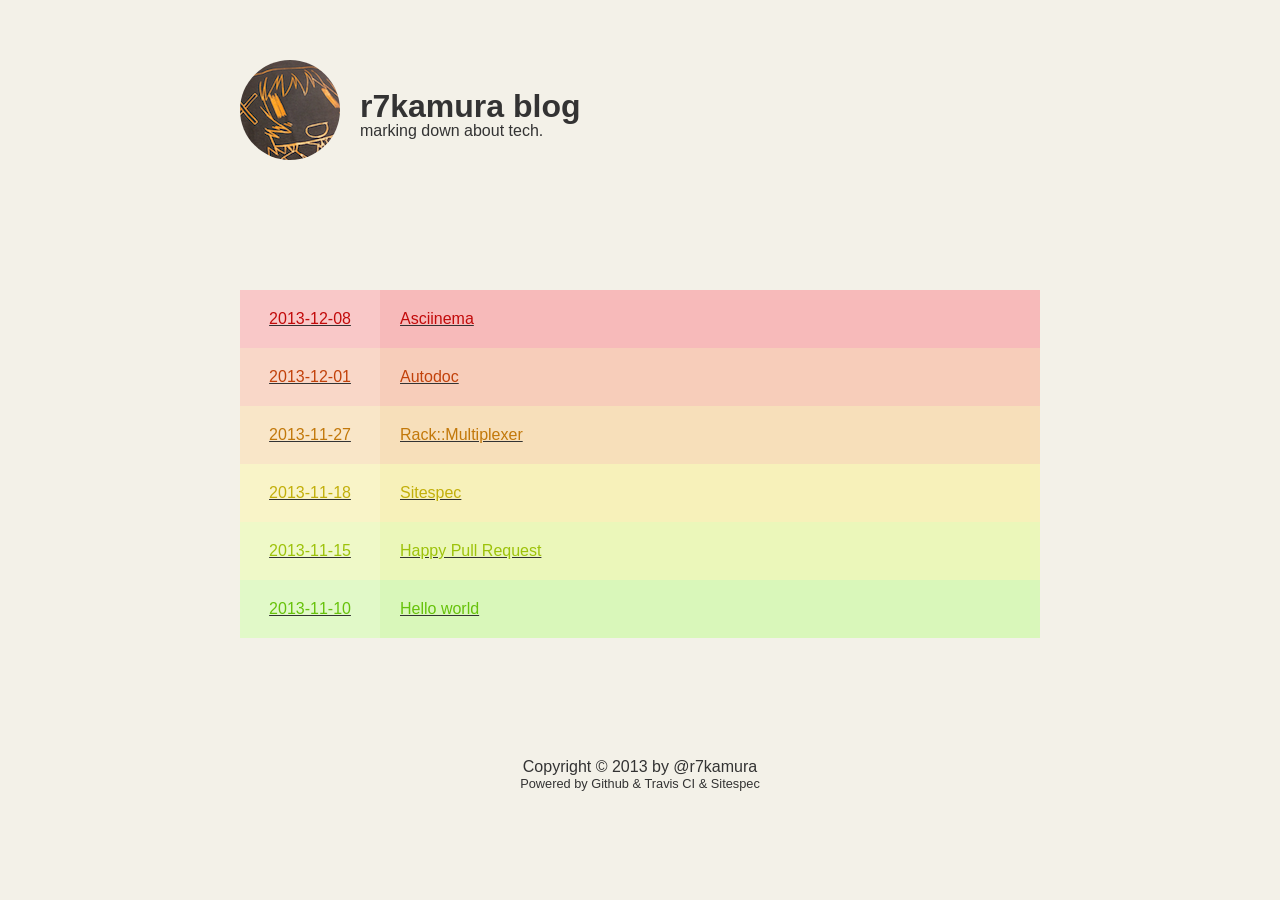
<file: index.html>
<!DOCTYPE html>
<html>
  <head>
    <meta charset="utf-8" />
    <meta content="IE=edge;chrome=1" http-equiv="X-UA-Compatible" />
    <title>r7kamura blog</title><link rel="alternate" type="application/atom+xml" title="Atom Feed" href="/feed.xml" /><link href="/stylesheets/all.css?1386493899" media="all" rel="stylesheet" type="text/css" /><link href="/images/favicon.ico" rel="icon" type="image/ico" />
  </head>
  <body>
    <header class="header">
      <div class="header-inner"><a href="/index.html">
        <div class="header-image">
          <img width="100" height="100" class="header-image-element" src="/images/r7kamura.png?1386493899" />
        </div>
        <div class="header-text">
          <h1 class="header-text-title">
            r7kamura blog
          </h1>
          <p class="header-text-description">
            marking down about tech.
          </p>
        </div></a>
        
      </div>
    </header>
    <div class="main">
      <div class="main-inner">
        <div class="main-articles"><a href="/2013/12/08/asciinema.html">
          <table class="main-articles-element-0 main-articles-element">
            <tr>
              <td class="main-articles-element-date">
                2013-12-08
              </td>
              <td class="main-articles-element-title">
                Asciinema
              </td>
            </tr>
          </table></a>
          <a href="/2013/12/01/autodoc.html">
          <table class="main-articles-element-1 main-articles-element">
            <tr>
              <td class="main-articles-element-date">
                2013-12-01
              </td>
              <td class="main-articles-element-title">
                Autodoc
              </td>
            </tr>
          </table></a>
          <a href="/2013/11/27/rack-multiplexer.html">
          <table class="main-articles-element-2 main-articles-element">
            <tr>
              <td class="main-articles-element-date">
                2013-11-27
              </td>
              <td class="main-articles-element-title">
                Rack::Multiplexer
              </td>
            </tr>
          </table></a>
          <a href="/2013/11/18/sitespec.html">
          <table class="main-articles-element-3 main-articles-element">
            <tr>
              <td class="main-articles-element-date">
                2013-11-18
              </td>
              <td class="main-articles-element-title">
                Sitespec
              </td>
            </tr>
          </table></a>
          <a href="/2013/11/15/happy-pull-request.html">
          <table class="main-articles-element-4 main-articles-element">
            <tr>
              <td class="main-articles-element-date">
                2013-11-15
              </td>
              <td class="main-articles-element-title">
                Happy Pull Request
              </td>
            </tr>
          </table></a>
          <a href="/2013/11/10/hello-world.html">
          <table class="main-articles-element-5 main-articles-element">
            <tr>
              <td class="main-articles-element-date">
                2013-11-10
              </td>
              <td class="main-articles-element-title">
                Hello world
              </td>
            </tr>
          </table></a>
          
        </div>
      </div>
    </div>
    <footer class="footer">
      <div class="footer-inner">
        <p class="footer-copyright">
          Copyright &copy; 2013 by <a target="_blank" href="http://twitter.com/r7kamura">@r7kamura</a>
        </p>
        <p class="footer-powers">
          Powered by <a href="https://github.com/r7kamura/r7kamura.github.io">Github</a> & <a href="https://travis-ci.org/r7kamura/r7kamura.github.io">Travis CI</a> & <a href="https://github.com/r7kamura/sitespec">Sitespec</a>
        </p>
      </div>
    </footer>
  </body>
</html>
</file>
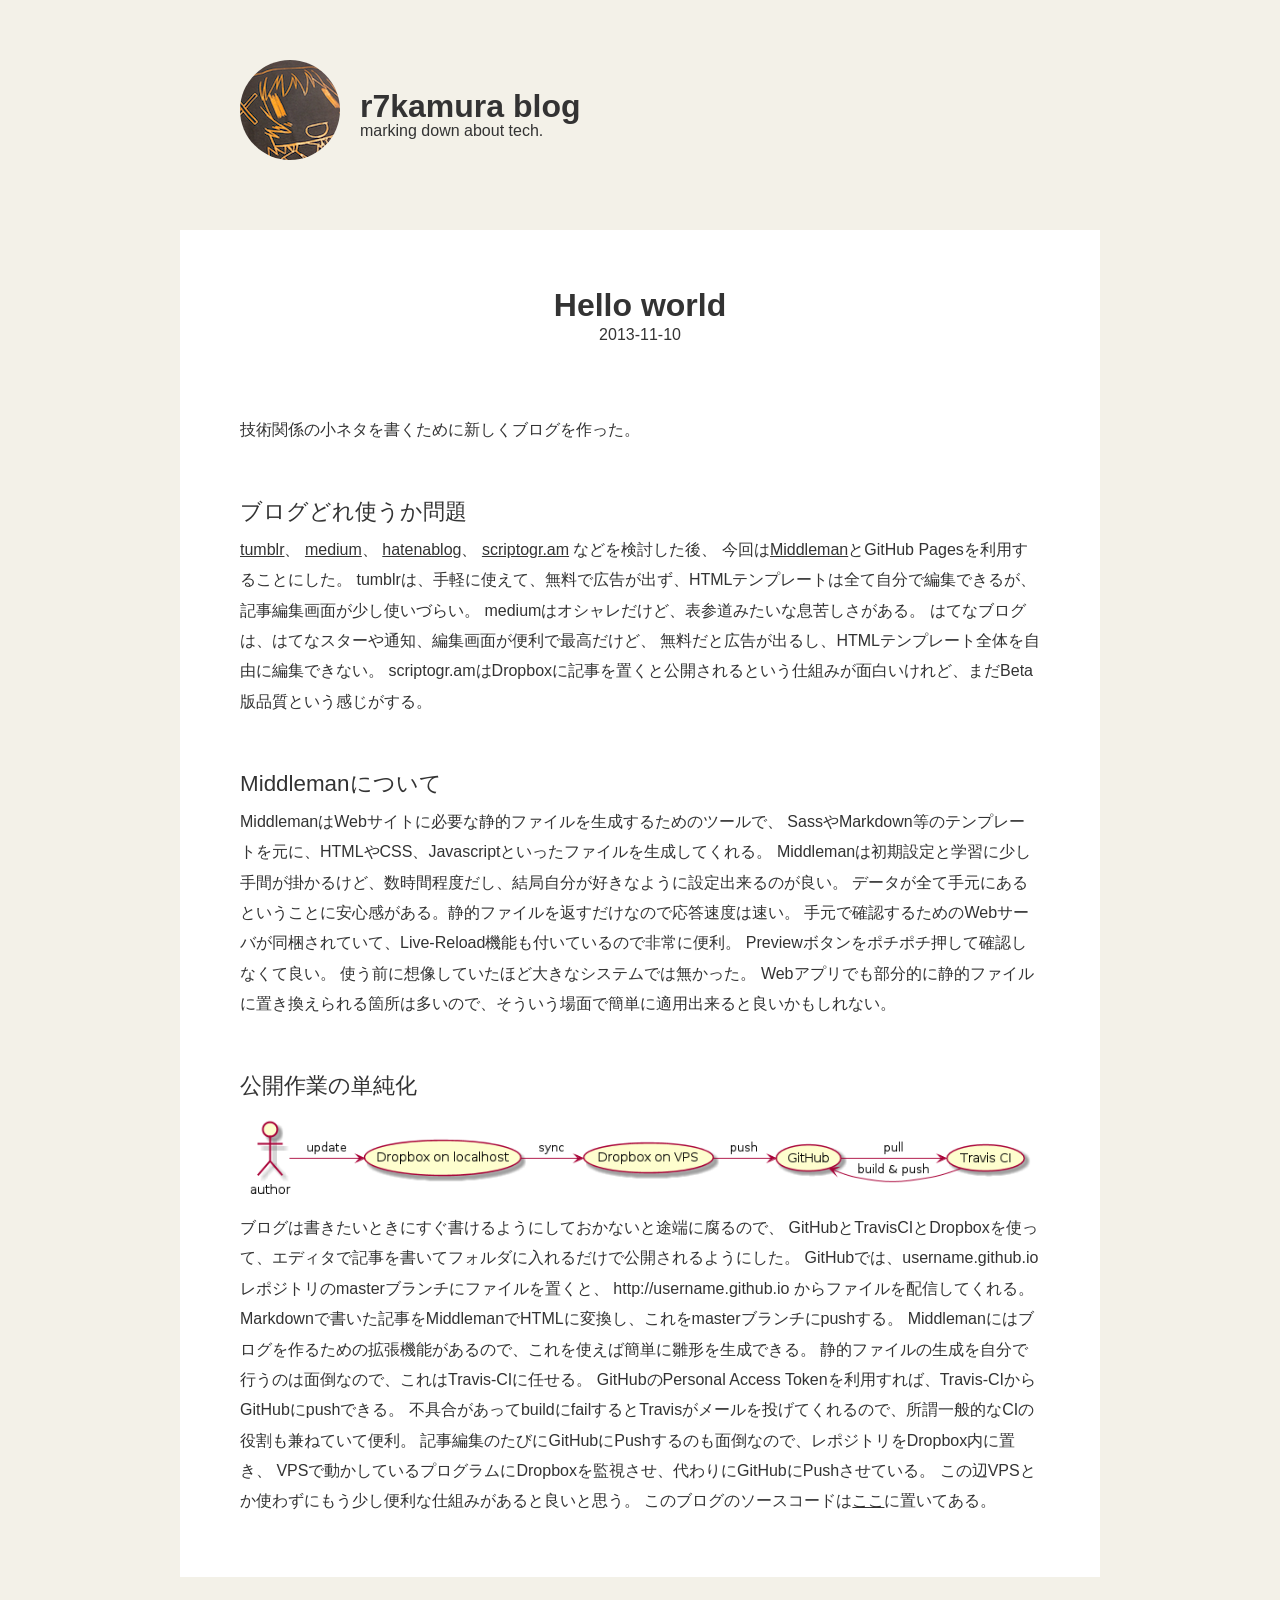
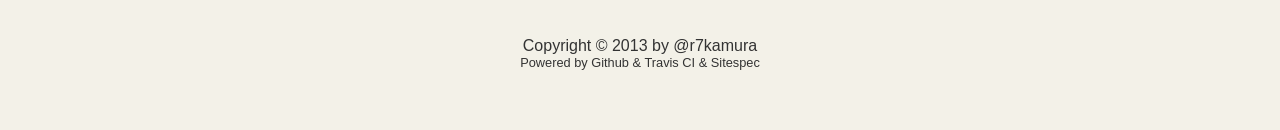
<file: 2013/11/10/hello-world.html>
<!DOCTYPE html>
<html>
  <head>
    <meta charset="utf-8" />
    <meta content="IE=edge;chrome=1" http-equiv="X-UA-Compatible" />
    <title>Hello world - r7kamura blog</title><link rel="alternate" type="application/atom+xml" title="Atom Feed" href="/feed.xml" /><link href="/stylesheets/all.css?1386493899" media="all" rel="stylesheet" type="text/css" /><link href="/images/favicon.ico" rel="icon" type="image/ico" />
  </head>
  <body>
    <header class="header">
      <div class="header-inner"><a href="/index.html">
        <div class="header-image">
          <img width="100" height="100" class="header-image-element" src="/images/r7kamura.png?1386493899" />
        </div>
        <div class="header-text">
          <h1 class="header-text-title">
            r7kamura blog
          </h1>
          <p class="header-text-description">
            marking down about tech.
          </p>
        </div></a>
        
      </div>
    </header>
    <div class="main">
      <div class="main-inner main-inner-single-article">
        <article class="main-article">
          <div class="main-article-header">
            <h1 class="main-article-header-title">
              Hello world
            </h1>
            <div class="main-article-header-date">
              2013-11-10
            </div>
          </div>
          <p>技術関係の小ネタを書くために新しくブログを作った。</p>
          
          <h2>ブログどれ使うか問題</h2>
          
          <p><a href="http://tumblr.com">tumblr</a>、
          <a href="https://medium.com/">medium</a>、
          <a href="http://hatenablog.com">hatenablog</a>、
          <a href="http://scriptogr.am">scriptogr.am</a> などを検討した後、
          今回は<a href="http://middlemanapp.com/">Middleman</a>とGitHub Pagesを利用することにした。
          tumblrは、手軽に使えて、無料で広告が出ず、HTMLテンプレートは全て自分で編集できるが、記事編集画面が少し使いづらい。
          mediumはオシャレだけど、表参道みたいな息苦しさがある。
          はてなブログは、はてなスターや通知、編集画面が便利で最高だけど、
          無料だと広告が出るし、HTMLテンプレート全体を自由に編集できない。
          scriptogr.amはDropboxに記事を置くと公開されるという仕組みが面白いけれど、まだBeta版品質という感じがする。</p>
          
          <h2>Middlemanについて</h2>
          
          <p>MiddlemanはWebサイトに必要な静的ファイルを生成するためのツールで、
          SassやMarkdown等のテンプレートを元に、HTMLやCSS、Javascriptといったファイルを生成してくれる。
          Middlemanは初期設定と学習に少し手間が掛かるけど、数時間程度だし、結局自分が好きなように設定出来るのが良い。
          データが全て手元にあるということに安心感がある。静的ファイルを返すだけなので応答速度は速い。
          手元で確認するためのWebサーバが同梱されていて、Live-Reload機能も付いているので非常に便利。
          Previewボタンをポチポチ押して確認しなくて良い。
          使う前に想像していたほど大きなシステムでは無かった。
          Webアプリでも部分的に静的ファイルに置き換えられる箇所は多いので、そういう場面で簡単に適用出来ると良いかもしれない。</p>
          
          <h2>公開作業の単純化</h2>
          
          <p><img src="/images/2013-11-10-hello-world/build-pipeline.png" alt="">
          ブログは書きたいときにすぐ書けるようにしておかないと途端に腐るので、
          GitHubとTravisCIとDropboxを使って、エディタで記事を書いてフォルダに入れるだけで公開されるようにした。
          GitHubでは、username.github.ioレポジトリのmasterブランチにファイルを置くと、
          http://username.github.io からファイルを配信してくれる。
          Markdownで書いた記事をMiddlemanでHTMLに変換し、これをmasterブランチにpushする。
          Middlemanにはブログを作るための拡張機能があるので、これを使えば簡単に雛形を生成できる。
          静的ファイルの生成を自分で行うのは面倒なので、これはTravis-CIに任せる。
          GitHubのPersonal Access Tokenを利用すれば、Travis-CIからGitHubにpushできる。
          不具合があってbuildにfailするとTravisがメールを投げてくれるので、所謂一般的なCIの役割も兼ねていて便利。
          記事編集のたびにGitHubにPushするのも面倒なので、レポジトリをDropbox内に置き、
          VPSで動かしているプログラムにDropboxを監視させ、代わりにGitHubにPushさせている。
          この辺VPSとか使わずにもう少し便利な仕組みがあると良いと思う。
          このブログのソースコードは<a href="https://github.com/r7kamura/r7kamura.github.io/">ここ</a>に置いてある。</p>
          
        </article>
      </div>
    </div>
    <footer class="footer">
      <div class="footer-inner">
        <p class="footer-copyright">
          Copyright &copy; 2013 by <a target="_blank" href="http://twitter.com/r7kamura">@r7kamura</a>
        </p>
        <p class="footer-powers">
          Powered by <a href="https://github.com/r7kamura/r7kamura.github.io">Github</a> & <a href="https://travis-ci.org/r7kamura/r7kamura.github.io">Travis CI</a> & <a href="https://github.com/r7kamura/sitespec">Sitespec</a>
        </p>
      </div>
    </footer>
  </body>
</html>
</file>
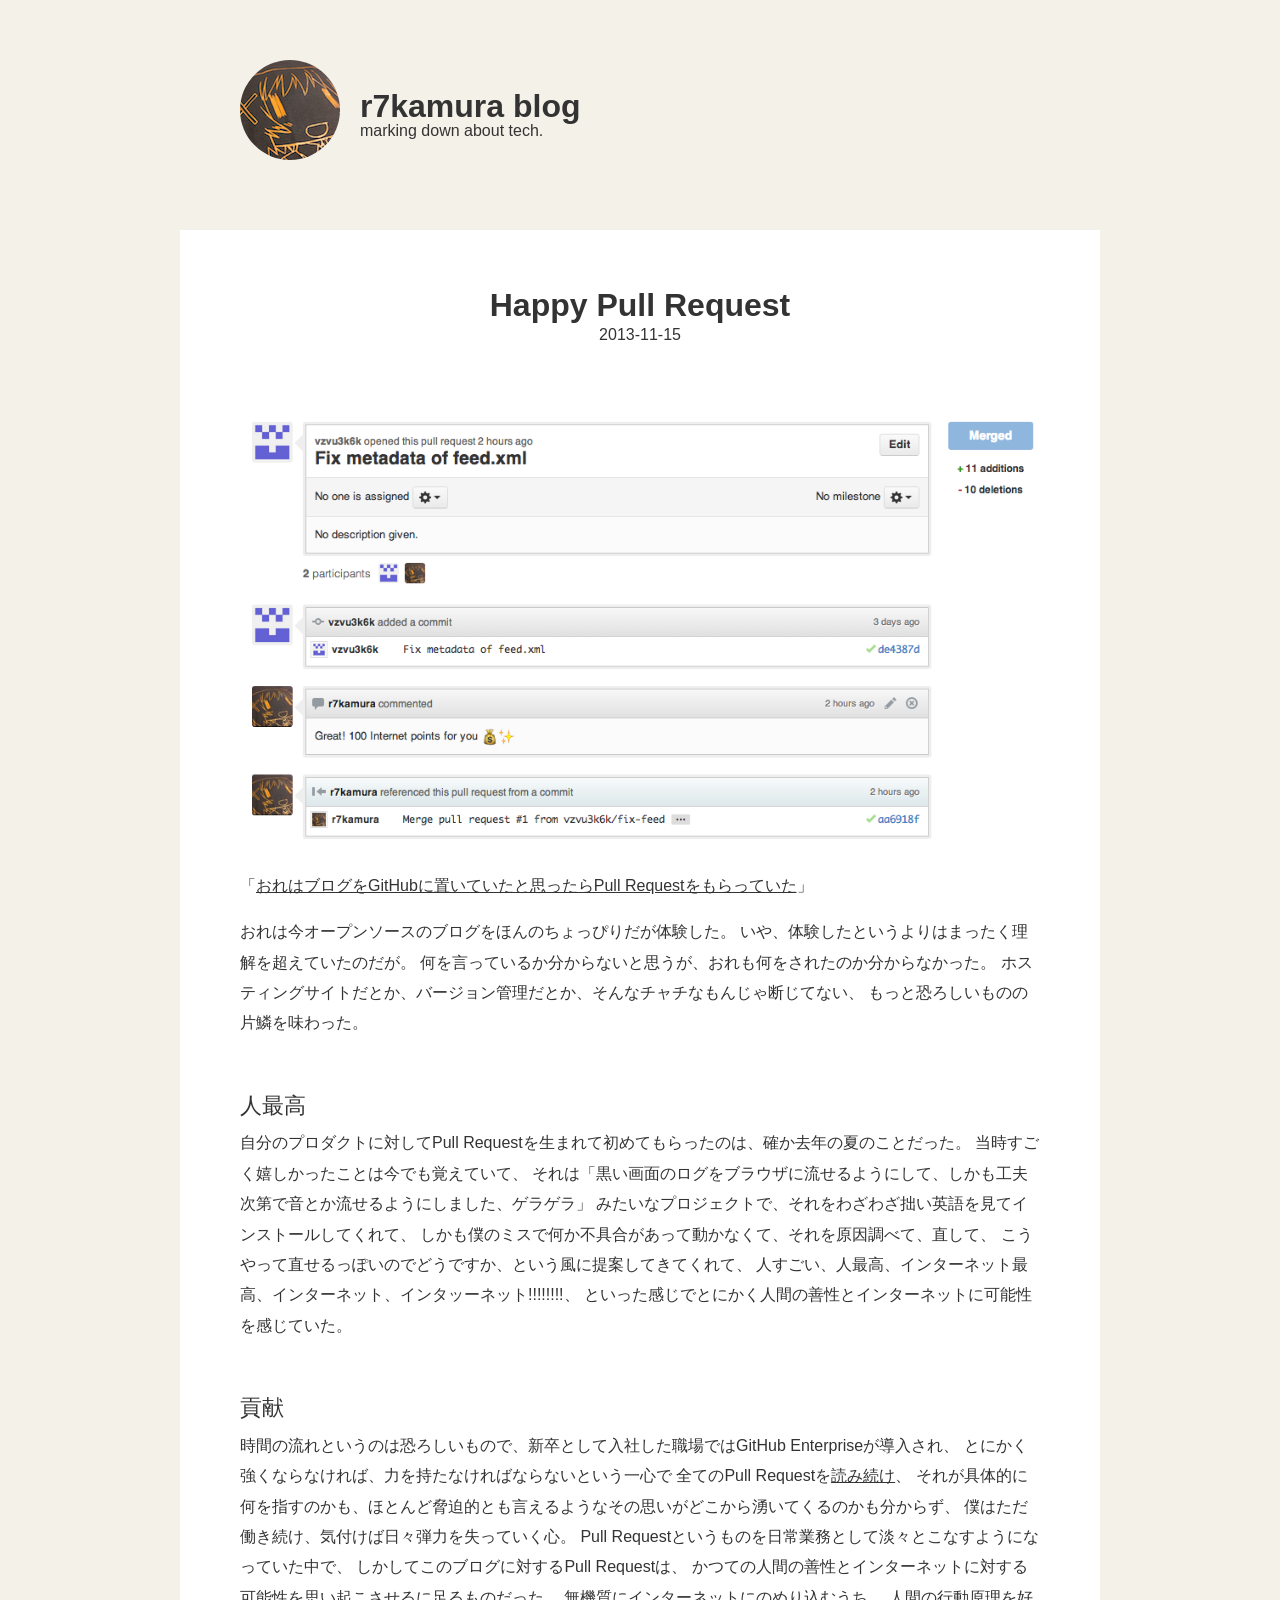
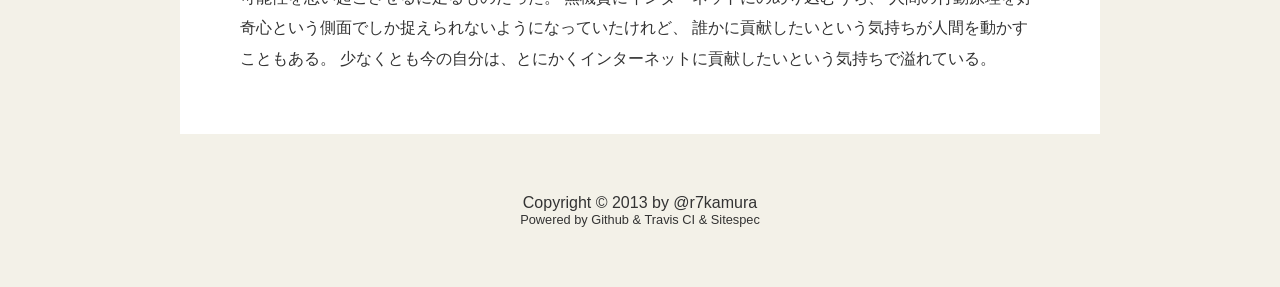
<file: 2013/11/15/happy-pull-request.html>
<!DOCTYPE html>
<html>
  <head>
    <meta charset="utf-8" />
    <meta content="IE=edge;chrome=1" http-equiv="X-UA-Compatible" />
    <title>Happy Pull Request - r7kamura blog</title><link rel="alternate" type="application/atom+xml" title="Atom Feed" href="/feed.xml" /><link href="/stylesheets/all.css?1386493899" media="all" rel="stylesheet" type="text/css" /><link href="/images/favicon.ico" rel="icon" type="image/ico" />
  </head>
  <body>
    <header class="header">
      <div class="header-inner"><a href="/index.html">
        <div class="header-image">
          <img width="100" height="100" class="header-image-element" src="/images/r7kamura.png?1386493899" />
        </div>
        <div class="header-text">
          <h1 class="header-text-title">
            r7kamura blog
          </h1>
          <p class="header-text-description">
            marking down about tech.
          </p>
        </div></a>
        
      </div>
    </header>
    <div class="main">
      <div class="main-inner main-inner-single-article">
        <article class="main-article">
          <div class="main-article-header">
            <h1 class="main-article-header-title">
              Happy Pull Request
            </h1>
            <div class="main-article-header-date">
              2013-11-15
            </div>
          </div>
          <p><img src="/images/2013-11-15-happy-pull-request/pull-request.png" alt=""></p>
          
          <p>「<a href="https://github.com/r7kamura/r7kamura.github.io/pulls?direction=desc&amp;page=1&amp;sort=created&amp;state=closed">おれはブログをGitHubに置いていたと思ったらPull Requestをもらっていた</a>」</p>
          
          <p>おれは今オープンソースのブログをほんのちょっぴりだが体験した。
          いや、体験したというよりはまったく理解を超えていたのだが。
          何を言っているか分からないと思うが、おれも何をされたのか分からなかった。
          ホスティングサイトだとか、バージョン管理だとか、そんなチャチなもんじゃ断じてない、
          もっと恐ろしいものの片鱗を味わった。</p>
          
          <h2>人最高</h2>
          
          <p>自分のプロダクトに対してPull Requestを生まれて初めてもらったのは、確か去年の夏のことだった。
          当時すごく嬉しかったことは今でも覚えていて、
          それは「黒い画面のログをブラウザに流せるようにして、しかも工夫次第で音とか流せるようにしました、ゲラゲラ」
          みたいなプロジェクトで、それをわざわざ拙い英語を見てインストールしてくれて、
          しかも僕のミスで何か不具合があって動かなくて、それを原因調べて、直して、
          こうやって直せるっぽいのでどうですか、という風に提案してきてくれて、
          人すごい、人最高、インターネット最高、インターネット、インタッーネット!!!!!!!!、
          といった感じでとにかく人間の善性とインターネットに可能性を感じていた。</p>
          
          <h2>貢献</h2>
          
          <p>時間の流れというのは恐ろしいもので、新卒として入社した職場ではGitHub Enterpriseが導入され、
          とにかく強くならなければ、力を持たなければならないという一心で
          全てのPull Requestを<a href="https://speakerdeck.com/r7kamura/how-to-grow-up-in-cookpad">読み続け</a>、
          それが具体的に何を指すのかも、ほとんど脅迫的とも言えるようなその思いがどこから湧いてくるのかも分からず、
          僕はただ働き続け、気付けば日々弾力を失っていく心。
          Pull Requestというものを日常業務として淡々とこなすようになっていた中で、
          しかしてこのブログに対するPull Requestは、
          かつての人間の善性とインターネットに対する可能性を思い起こさせるに足るものだった。
          無機質にインターネットにのめり込むうち、
          人間の行動原理を好奇心という側面でしか捉えられないようになっていたけれど、
          誰かに貢献したいという気持ちが人間を動かすこともある。
          少なくとも今の自分は、とにかくインターネットに貢献したいという気持ちで溢れている。</p>
          
        </article>
      </div>
    </div>
    <footer class="footer">
      <div class="footer-inner">
        <p class="footer-copyright">
          Copyright &copy; 2013 by <a target="_blank" href="http://twitter.com/r7kamura">@r7kamura</a>
        </p>
        <p class="footer-powers">
          Powered by <a href="https://github.com/r7kamura/r7kamura.github.io">Github</a> & <a href="https://travis-ci.org/r7kamura/r7kamura.github.io">Travis CI</a> & <a href="https://github.com/r7kamura/sitespec">Sitespec</a>
        </p>
      </div>
    </footer>
  </body>
</html>
</file>
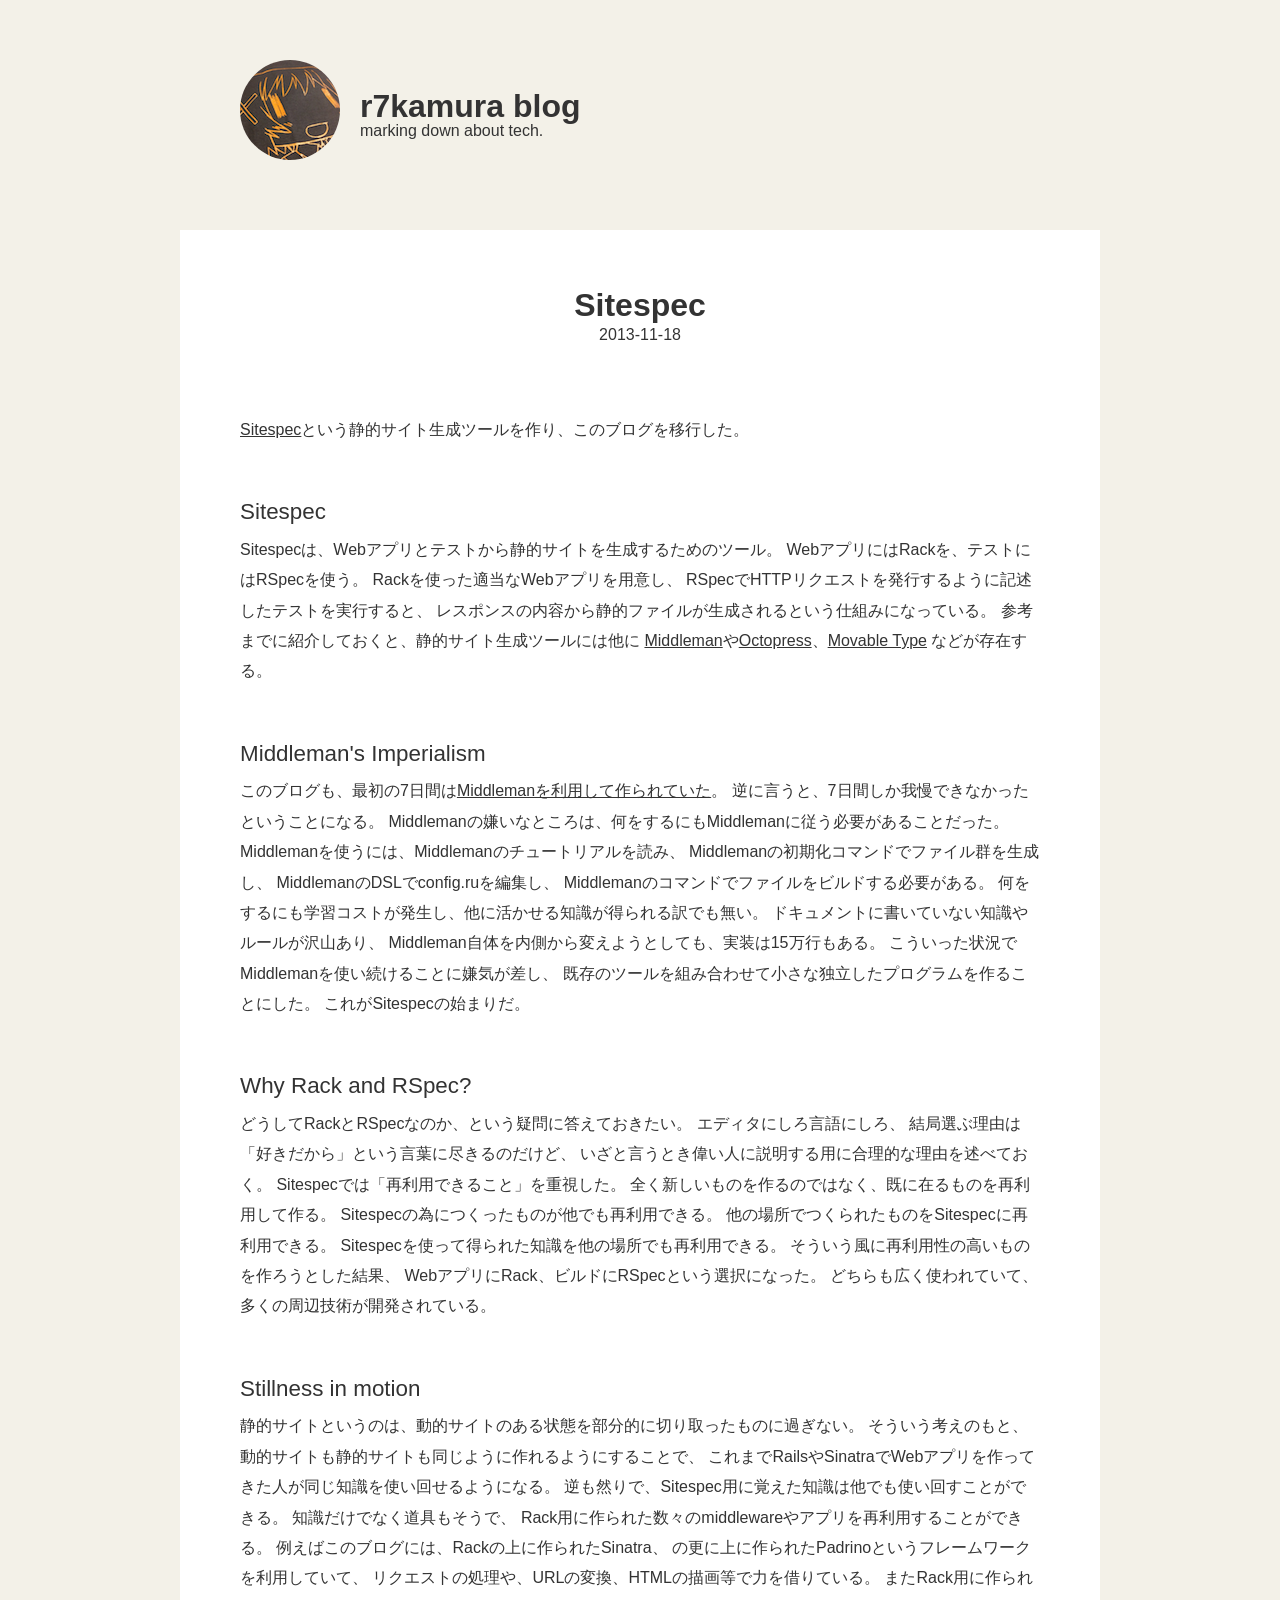
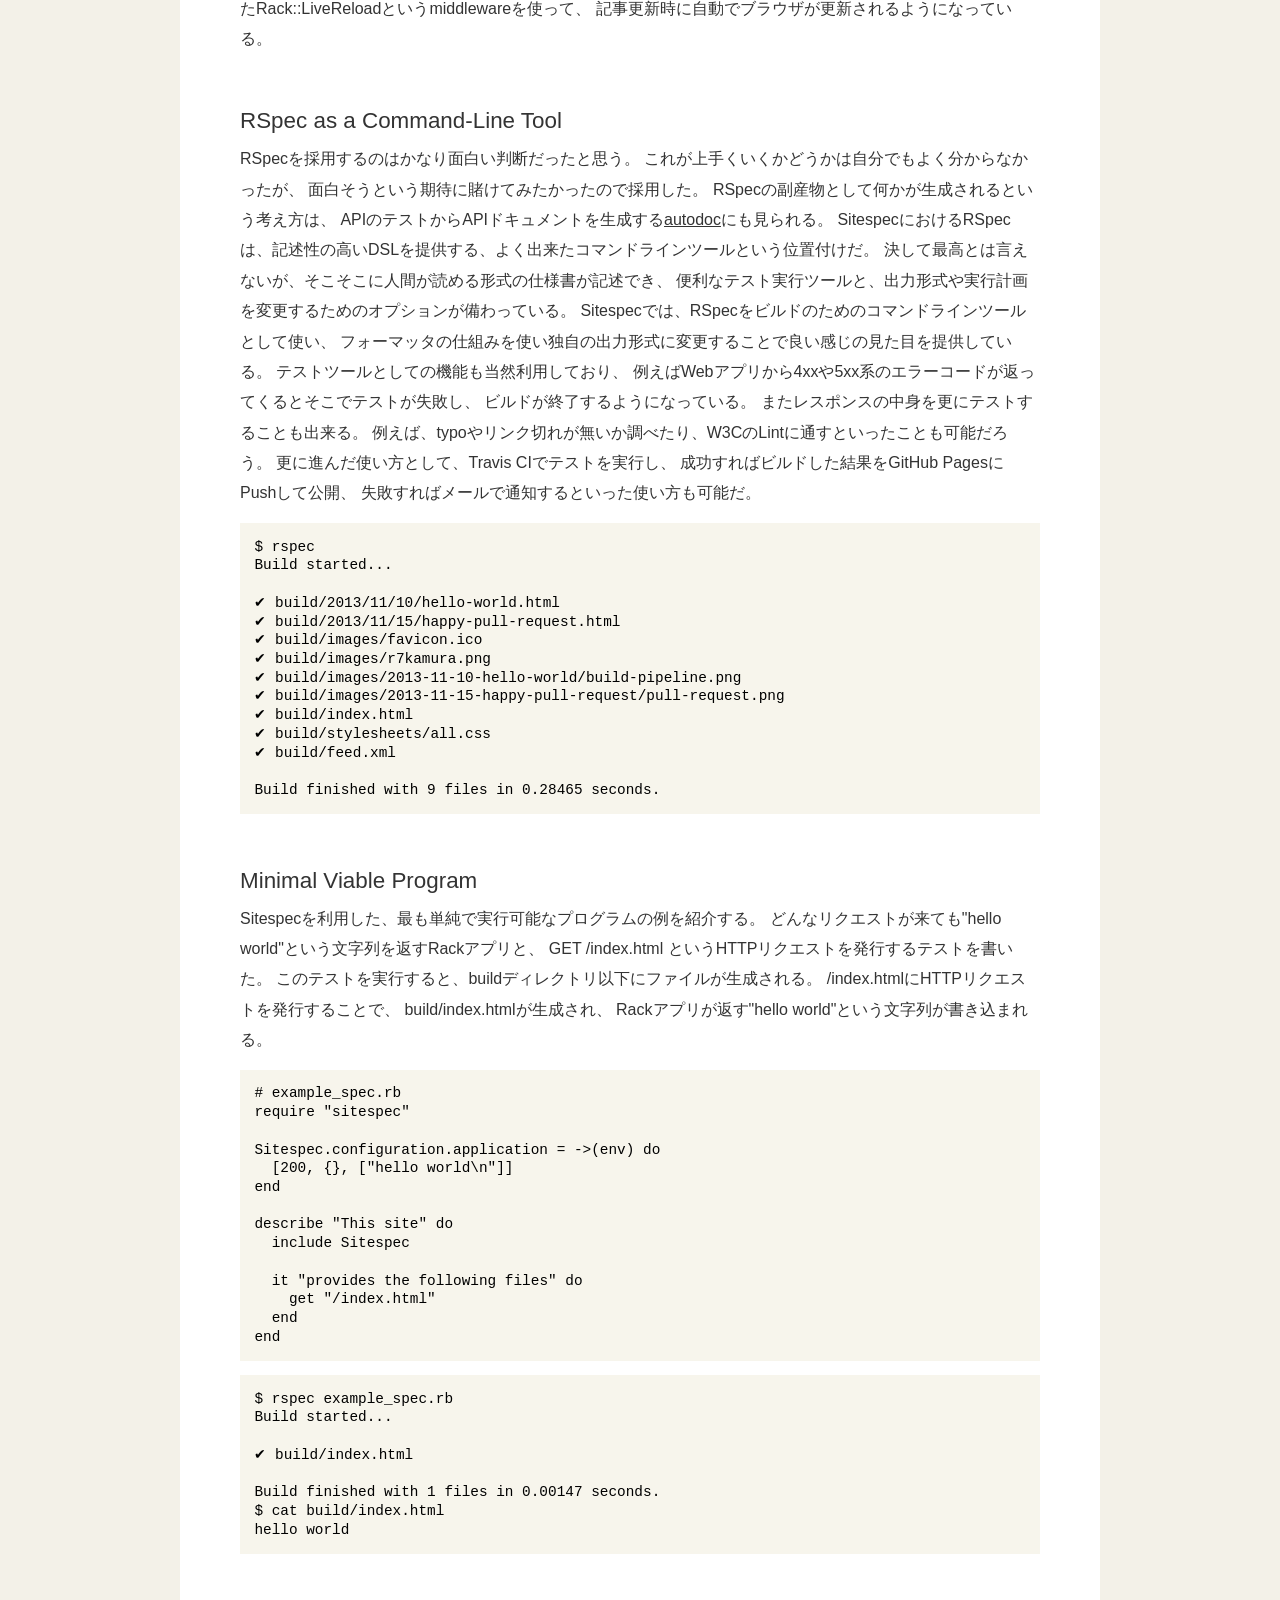
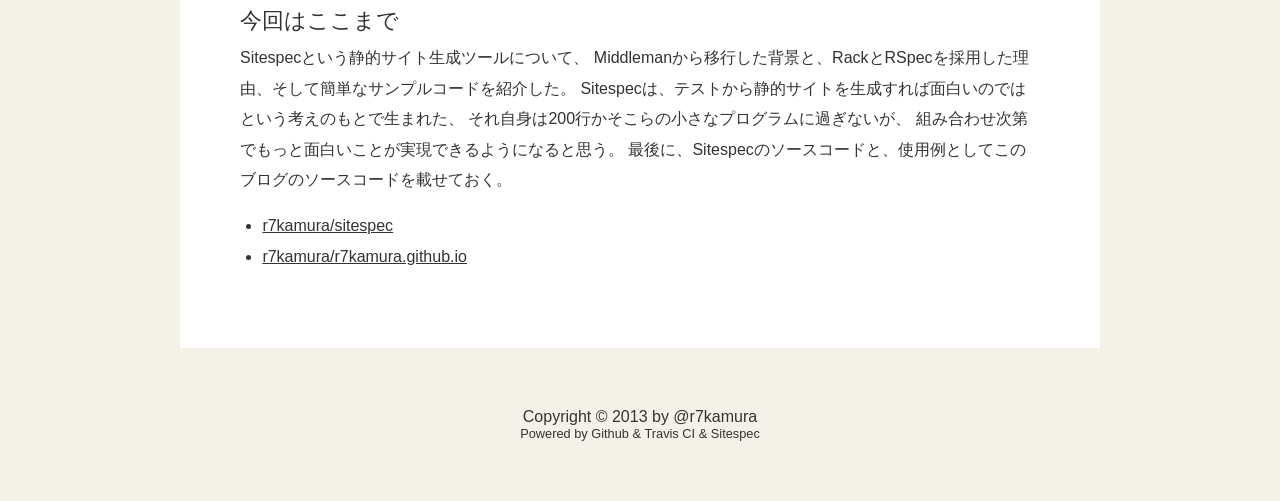
<file: 2013/11/18/sitespec.html>
<!DOCTYPE html>
<html>
  <head>
    <meta charset="utf-8" />
    <meta content="IE=edge;chrome=1" http-equiv="X-UA-Compatible" />
    <title>Sitespec - r7kamura blog</title><link rel="alternate" type="application/atom+xml" title="Atom Feed" href="/feed.xml" /><link href="/stylesheets/all.css?1386493899" media="all" rel="stylesheet" type="text/css" /><link href="/images/favicon.ico" rel="icon" type="image/ico" />
  </head>
  <body>
    <header class="header">
      <div class="header-inner"><a href="/index.html">
        <div class="header-image">
          <img width="100" height="100" class="header-image-element" src="/images/r7kamura.png?1386493899" />
        </div>
        <div class="header-text">
          <h1 class="header-text-title">
            r7kamura blog
          </h1>
          <p class="header-text-description">
            marking down about tech.
          </p>
        </div></a>
        
      </div>
    </header>
    <div class="main">
      <div class="main-inner main-inner-single-article"><article class="main-article">
  <div class="main-article-header">
    <h1 class="main-article-header-title">
      Sitespec
    </h1>
    <div class="main-article-header-date">
      2013-11-18
    </div>
  </div><p><a href="https://github.com/r7kamura/sitespec">Sitespec</a>という静的サイト生成ツールを作り、このブログを移行した。</p>

<h2>Sitespec</h2>

<p>Sitespecは、Webアプリとテストから静的サイトを生成するためのツール。
WebアプリにはRackを、テストにはRSpecを使う。
Rackを使った適当なWebアプリを用意し、
RSpecでHTTPリクエストを発行するように記述したテストを実行すると、
レスポンスの内容から静的ファイルが生成されるという仕組みになっている。
参考までに紹介しておくと、静的サイト生成ツールには他に
<a href="http://middlemanapp.com/">Middleman</a>や<a href="http://octopress.org/">Octopress</a>、<a href="http://www.movabletype.jp/">Movable Type</a> などが存在する。</p>

<h2>Middleman&#39;s Imperialism</h2>

<p>このブログも、最初の7日間は<a href="http://r7kamura.github.io/2013/11/10/hello-world.html">Middlemanを利用して作られていた</a>。
逆に言うと、7日間しか我慢できなかったということになる。
Middlemanの嫌いなところは、何をするにもMiddlemanに従う必要があることだった。
Middlemanを使うには、Middlemanのチュートリアルを読み、
Middlemanの初期化コマンドでファイル群を生成し、
MiddlemanのDSLでconfig.ruを編集し、
Middlemanのコマンドでファイルをビルドする必要がある。
何をするにも学習コストが発生し、他に活かせる知識が得られる訳でも無い。
ドキュメントに書いていない知識やルールが沢山あり、
Middleman自体を内側から変えようとしても、実装は15万行もある。
こういった状況でMiddlemanを使い続けることに嫌気が差し、
既存のツールを組み合わせて小さな独立したプログラムを作ることにした。
これがSitespecの始まりだ。</p>

<h2>Why Rack and RSpec?</h2>

<p>どうしてRackとRSpecなのか、という疑問に答えておきたい。
エディタにしろ言語にしろ、
結局選ぶ理由は「好きだから」という言葉に尽きるのだけど、
いざと言うとき偉い人に説明する用に合理的な理由を述べておく。
Sitespecでは「再利用できること」を重視した。
全く新しいものを作るのではなく、既に在るものを再利用して作る。
Sitespecの為につくったものが他でも再利用できる。
他の場所でつくられたものをSitespecに再利用できる。
Sitespecを使って得られた知識を他の場所でも再利用できる。
そういう風に再利用性の高いものを作ろうとした結果、
WebアプリにRack、ビルドにRSpecという選択になった。
どちらも広く使われていて、多くの周辺技術が開発されている。</p>

<h2>Stillness in motion</h2>

<p>静的サイトというのは、動的サイトのある状態を部分的に切り取ったものに過ぎない。
そういう考えのもと、動的サイトも静的サイトも同じように作れるようにすることで、
これまでRailsやSinatraでWebアプリを作ってきた人が同じ知識を使い回せるようになる。
逆も然りで、Sitespec用に覚えた知識は他でも使い回すことができる。
知識だけでなく道具もそうで、
Rack用に作られた数々のmiddlewareやアプリを再利用することができる。
例えばこのブログには、Rackの上に作られたSinatra、
の更に上に作られたPadrinoというフレームワークを利用していて、
リクエストの処理や、URLの変換、HTMLの描画等で力を借りている。
またRack用に作られたRack::LiveReloadというmiddlewareを使って、
記事更新時に自動でブラウザが更新されるようになっている。</p>

<h2>RSpec as a Command-Line Tool</h2>

<p>RSpecを採用するのはかなり面白い判断だったと思う。
これが上手くいくかどうかは自分でもよく分からなかったが、
面白そうという期待に賭けてみたかったので採用した。
RSpecの副産物として何かが生成されるという考え方は、
APIのテストからAPIドキュメントを生成する<a href="https://github.com/r7kamura/autodoc">autodoc</a>にも見られる。
SitespecにおけるRSpecは、記述性の高いDSLを提供する、よく出来たコマンドラインツールという位置付けだ。
決して最高とは言えないが、そこそこに人間が読める形式の仕様書が記述でき、
便利なテスト実行ツールと、出力形式や実行計画を変更するためのオプションが備わっている。
Sitespecでは、RSpecをビルドのためのコマンドラインツールとして使い、
フォーマッタの仕組みを使い独自の出力形式に変更することで良い感じの見た目を提供している。
テストツールとしての機能も当然利用しており、
例えばWebアプリから4xxや5xx系のエラーコードが返ってくるとそこでテストが失敗し、
ビルドが終了するようになっている。
またレスポンスの中身を更にテストすることも出来る。
例えば、typoやリンク切れが無いか調べたり、W3CのLintに通すといったことも可能だろう。
更に進んだ使い方として、Travis CIでテストを実行し、
成功すればビルドした結果をGitHub PagesにPushして公開、
失敗すればメールで通知するといった使い方も可能だ。</p>

<pre><code>$ rspec
Build started...

✔ build/2013/11/10/hello-world.html
✔ build/2013/11/15/happy-pull-request.html
✔ build/images/favicon.ico
✔ build/images/r7kamura.png
✔ build/images/2013-11-10-hello-world/build-pipeline.png
✔ build/images/2013-11-15-happy-pull-request/pull-request.png
✔ build/index.html
✔ build/stylesheets/all.css
✔ build/feed.xml

Build finished with 9 files in 0.28465 seconds.
</code></pre>

<h2>Minimal Viable Program</h2>

<p>Sitespecを利用した、最も単純で実行可能なプログラムの例を紹介する。
どんなリクエストが来ても&quot;hello world&quot;という文字列を返すRackアプリと、
GET /index.html というHTTPリクエストを発行するテストを書いた。
このテストを実行すると、buildディレクトリ以下にファイルが生成される。
/index.htmlにHTTPリクエストを発行することで、
build/index.htmlが生成され、
Rackアプリが返す&quot;hello world&quot;という文字列が書き込まれる。</p>

<pre><code class="ruby"># example_spec.rb
require &quot;sitespec&quot;

Sitespec.configuration.application = ->(env) do
  [200, {}, [&quot;hello world\n&quot;]]
end

describe &quot;This site&quot; do
  include Sitespec

  it &quot;provides the following files&quot; do
    get &quot;/index.html&quot;
  end
end
</code></pre>

<pre><code>$ rspec example_spec.rb
Build started...

✔ build/index.html

Build finished with 1 files in 0.00147 seconds.
$ cat build/index.html
hello world
</code></pre>

<h2>今回はここまで</h2>

<p>Sitespecという静的サイト生成ツールについて、
Middlemanから移行した背景と、RackとRSpecを採用した理由、そして簡単なサンプルコードを紹介した。
Sitespecは、テストから静的サイトを生成すれば面白いのではという考えのもとで生まれた、
それ自身は200行かそこらの小さなプログラムに過ぎないが、
組み合わせ次第でもっと面白いことが実現できるようになると思う。
最後に、Sitespecのソースコードと、使用例としてこのブログのソースコードを載せておく。</p>

<ul>
<li><a href="https://github.com/r7kamura/sitespec">r7kamura/sitespec</a></li>
<li><a href="https://github.com/r7kamura/r7kamura.github.io">r7kamura/r7kamura.github.io</a></li>
</ul>

</article>
      </div>
    </div>
    <footer class="footer">
      <div class="footer-inner">
        <p class="footer-copyright">
          Copyright &copy; 2013 by <a target="_blank" href="http://twitter.com/r7kamura">@r7kamura</a>
        </p>
        <p class="footer-powers">
          Powered by <a href="https://github.com/r7kamura/r7kamura.github.io">Github</a> & <a href="https://travis-ci.org/r7kamura/r7kamura.github.io">Travis CI</a> & <a href="https://github.com/r7kamura/sitespec">Sitespec</a>
        </p>
      </div>
    </footer>
  </body>
</html>
</file>
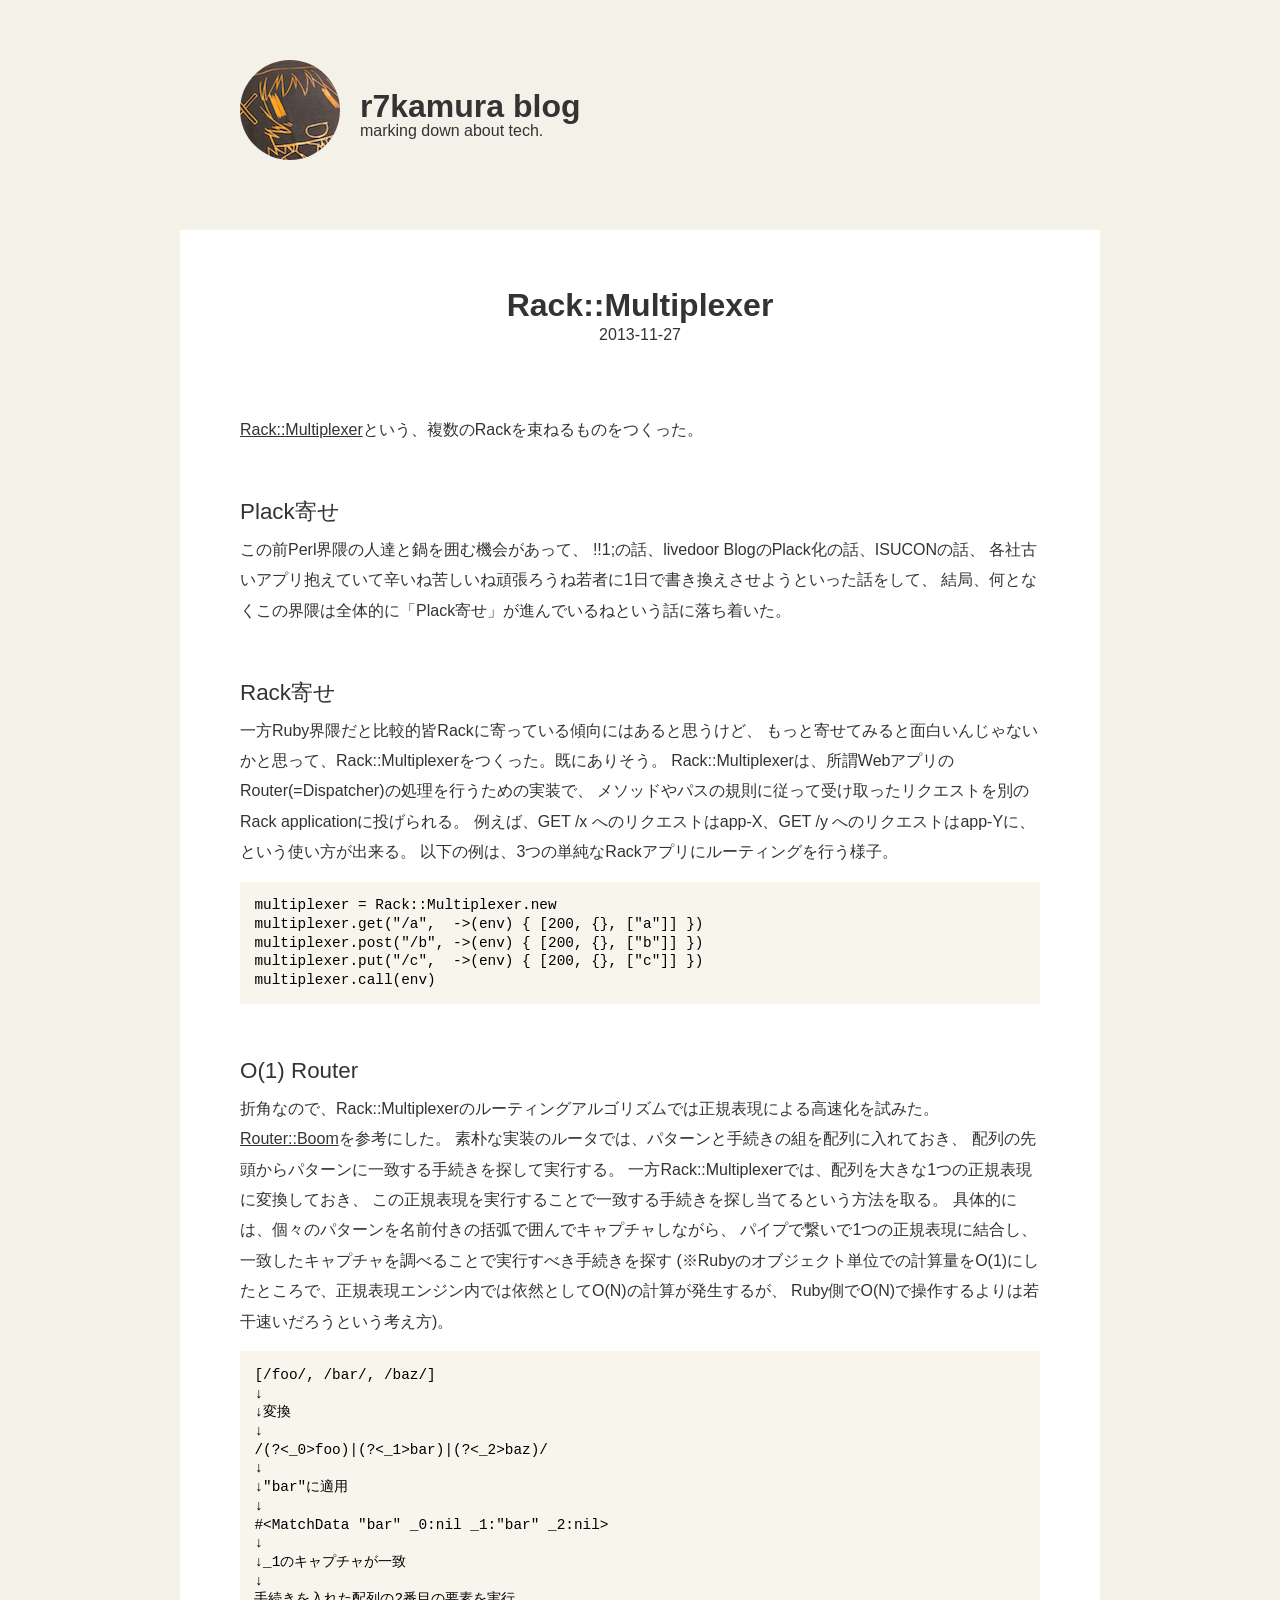
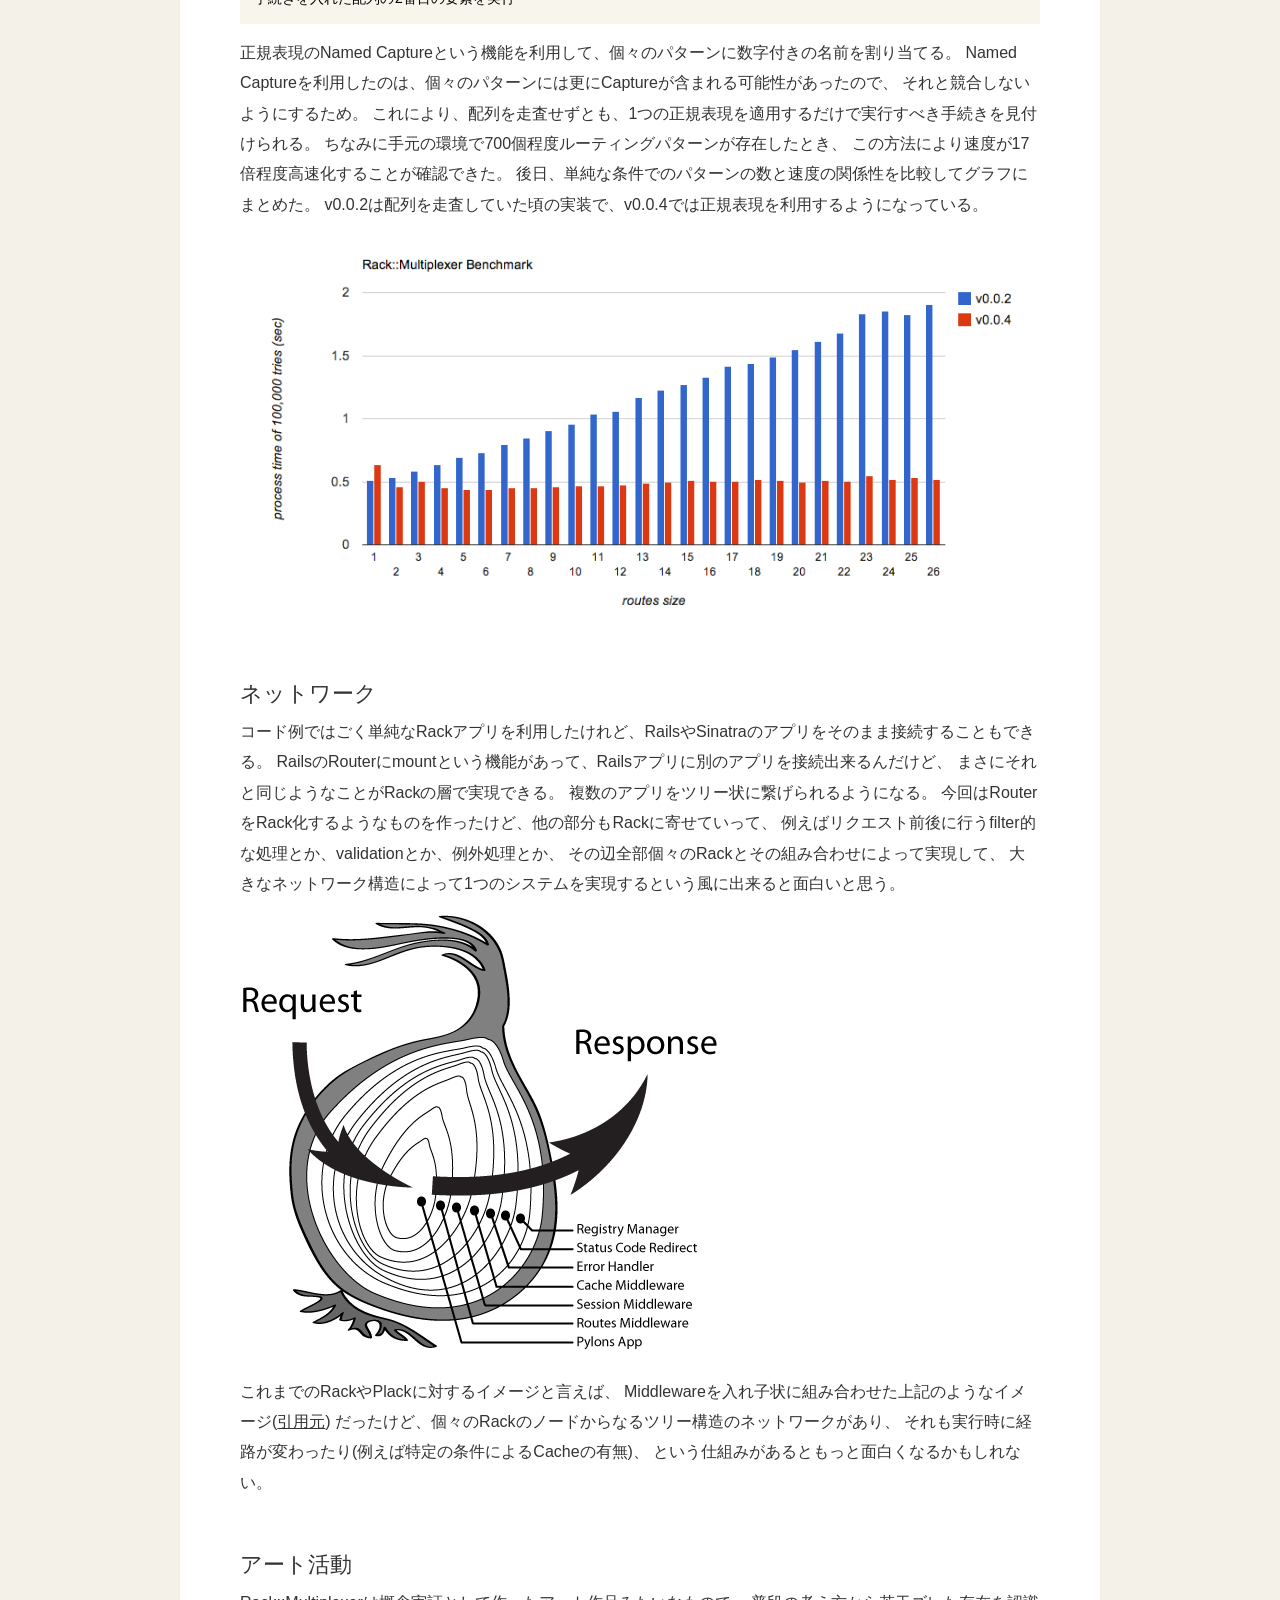
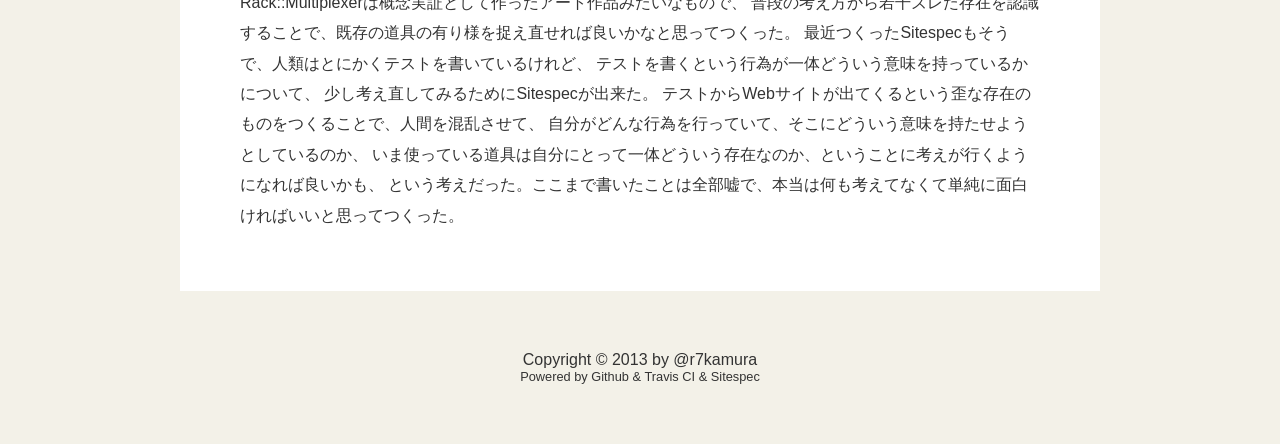
<file: 2013/11/27/rack-multiplexer.html>
<!DOCTYPE html>
<html>
  <head>
    <meta charset="utf-8" />
    <meta content="IE=edge;chrome=1" http-equiv="X-UA-Compatible" />
    <title>Rack::Multiplexer - r7kamura blog</title><link rel="alternate" type="application/atom+xml" title="Atom Feed" href="/feed.xml" /><link href="/stylesheets/all.css?1386493899" media="all" rel="stylesheet" type="text/css" /><link href="/images/favicon.ico" rel="icon" type="image/ico" />
  </head>
  <body>
    <header class="header">
      <div class="header-inner"><a href="/index.html">
        <div class="header-image">
          <img width="100" height="100" class="header-image-element" src="/images/r7kamura.png?1386493899" />
        </div>
        <div class="header-text">
          <h1 class="header-text-title">
            r7kamura blog
          </h1>
          <p class="header-text-description">
            marking down about tech.
          </p>
        </div></a>
        
      </div>
    </header>
    <div class="main">
      <div class="main-inner main-inner-single-article"><article class="main-article">
  <div class="main-article-header">
    <h1 class="main-article-header-title">
      Rack::Multiplexer
    </h1>
    <div class="main-article-header-date">
      2013-11-27
    </div>
  </div><p><a href="https://github.com/r7kamura/rack-multiplexer">Rack::Multiplexer</a>という、複数のRackを束ねるものをつくった。</p>

<h2>Plack寄せ</h2>

<p>この前Perl界隈の人達と鍋を囲む機会があって、
!!1;の話、livedoor BlogのPlack化の話、ISUCONの話、
各社古いアプリ抱えていて辛いね苦しいね頑張ろうね若者に1日で書き換えさせようといった話をして、
結局、何となくこの界隈は全体的に「Plack寄せ」が進んでいるねという話に落ち着いた。</p>

<h2>Rack寄せ</h2>

<p>一方Ruby界隈だと比較的皆Rackに寄っている傾向にはあると思うけど、
もっと寄せてみると面白いんじゃないかと思って、Rack::Multiplexerをつくった。既にありそう。
Rack::Multiplexerは、所謂WebアプリのRouter(=Dispatcher)の処理を行うための実装で、
メソッドやパスの規則に従って受け取ったリクエストを別のRack applicationに投げられる。
例えば、GET /x へのリクエストはapp-X、GET /y へのリクエストはapp-Yに、という使い方が出来る。
以下の例は、3つの単純なRackアプリにルーティングを行う様子。</p>

<pre><code class="ruby">multiplexer = Rack::Multiplexer.new
multiplexer.get(&quot;/a&quot;,  ->(env) { [200, {}, [&quot;a&quot;]] })
multiplexer.post(&quot;/b&quot;, ->(env) { [200, {}, [&quot;b&quot;]] })
multiplexer.put(&quot;/c&quot;,  ->(env) { [200, {}, [&quot;c&quot;]] })
multiplexer.call(env)
</code></pre>

<h2>O(1) Router</h2>

<p>折角なので、Rack::Multiplexerのルーティングアルゴリズムでは正規表現による高速化を試みた。
<a href="https://github.com/tokuhirom/Router-Boom">Router::Boom</a>を参考にした。
素朴な実装のルータでは、パターンと手続きの組を配列に入れておき、
配列の先頭からパターンに一致する手続きを探して実行する。
一方Rack::Multiplexerでは、配列を大きな1つの正規表現に変換しておき、
この正規表現を実行することで一致する手続きを探し当てるという方法を取る。
具体的には、個々のパターンを名前付きの括弧で囲んでキャプチャしながら、
パイプで繋いで1つの正規表現に結合し、一致したキャプチャを調べることで実行すべき手続きを探す
(※Rubyのオブジェクト単位での計算量をO(1)にしたところで、正規表現エンジン内では依然としてO(N)の計算が発生するが、
Ruby側でO(N)で操作するよりは若干速いだろうという考え方)。</p>

<pre><code>[/foo/, /bar/, /baz/]
↓
↓変換
↓
/(?&lt;_0&gt;foo)|(?&lt;_1&gt;bar)|(?&lt;_2&gt;baz)/
↓
↓&quot;bar&quot;に適用
↓
#&lt;MatchData &quot;bar&quot; _0:nil _1:&quot;bar&quot; _2:nil&gt;
↓
↓_1のキャプチャが一致
↓
手続きを入れた配列の2番目の要素を実行
</code></pre>

<p>正規表現のNamed Captureという機能を利用して、個々のパターンに数字付きの名前を割り当てる。
Named Captureを利用したのは、個々のパターンには更にCaptureが含まれる可能性があったので、
それと競合しないようにするため。
これにより、配列を走査せずとも、1つの正規表現を適用するだけで実行すべき手続きを見付けられる。
ちなみに手元の環境で700個程度ルーティングパターンが存在したとき、
この方法により速度が17倍程度高速化することが確認できた。
後日、単純な条件でのパターンの数と速度の関係性を比較してグラフにまとめた。
v0.0.2は配列を走査していた頃の実装で、v0.0.4では正規表現を利用するようになっている。</p>

<p><img src="/images/2013-11-27-rack-multiplexer/benchmark.png" alt=""></p>

<h2>ネットワーク</h2>

<p>コード例ではごく単純なRackアプリを利用したけれど、RailsやSinatraのアプリをそのまま接続することもできる。
RailsのRouterにmountという機能があって、Railsアプリに別のアプリを接続出来るんだけど、
まさにそれと同じようなことがRackの層で実現できる。
複数のアプリをツリー状に繋げられるようになる。
今回はRouterをRack化するようなものを作ったけど、他の部分もRackに寄せていって、
例えばリクエスト前後に行うfilter的な処理とか、validationとか、例外処理とか、
その辺全部個々のRackとその組み合わせによって実現して、
大きなネットワーク構造によって1つのシステムを実現するという風に出来ると面白いと思う。</p>

<p><img src="/images/2013-11-27-rack-multiplexer/onion.png" alt=""></p>

<p>これまでのRackやPlackに対するイメージと言えば、
Middlewareを入れ子状に組み合わせた上記のようなイメージ(<a href="http://docs.pylonsproject.org/projects/pylons-webframework/en/latest/concepts.html#wsgi-middleware">引用元</a>)
だったけど、個々のRackのノードからなるツリー構造のネットワークがあり、
それも実行時に経路が変わったり(例えば特定の条件によるCacheの有無)、
という仕組みがあるともっと面白くなるかもしれない。</p>

<h2>アート活動</h2>

<p>Rack::Multiplexerは概念実証として作ったアート作品みたいなもので、
普段の考え方から若干ズレた存在を認識することで、既存の道具の有り様を捉え直せれば良いかなと思ってつくった。
最近つくったSitespecもそうで、人類はとにかくテストを書いているけれど、
テストを書くという行為が一体どういう意味を持っているかについて、
少し考え直してみるためにSitespecが出来た。
テストからWebサイトが出てくるという歪な存在のものをつくることで、人間を混乱させて、
自分がどんな行為を行っていて、そこにどういう意味を持たせようとしているのか、
いま使っている道具は自分にとって一体どういう存在なのか、ということに考えが行くようになれば良いかも、
という考えだった。ここまで書いたことは全部嘘で、本当は何も考えてなくて単純に面白ければいいと思ってつくった。</p>

</article>
      </div>
    </div>
    <footer class="footer">
      <div class="footer-inner">
        <p class="footer-copyright">
          Copyright &copy; 2013 by <a target="_blank" href="http://twitter.com/r7kamura">@r7kamura</a>
        </p>
        <p class="footer-powers">
          Powered by <a href="https://github.com/r7kamura/r7kamura.github.io">Github</a> & <a href="https://travis-ci.org/r7kamura/r7kamura.github.io">Travis CI</a> & <a href="https://github.com/r7kamura/sitespec">Sitespec</a>
        </p>
      </div>
    </footer>
  </body>
</html>
</file>
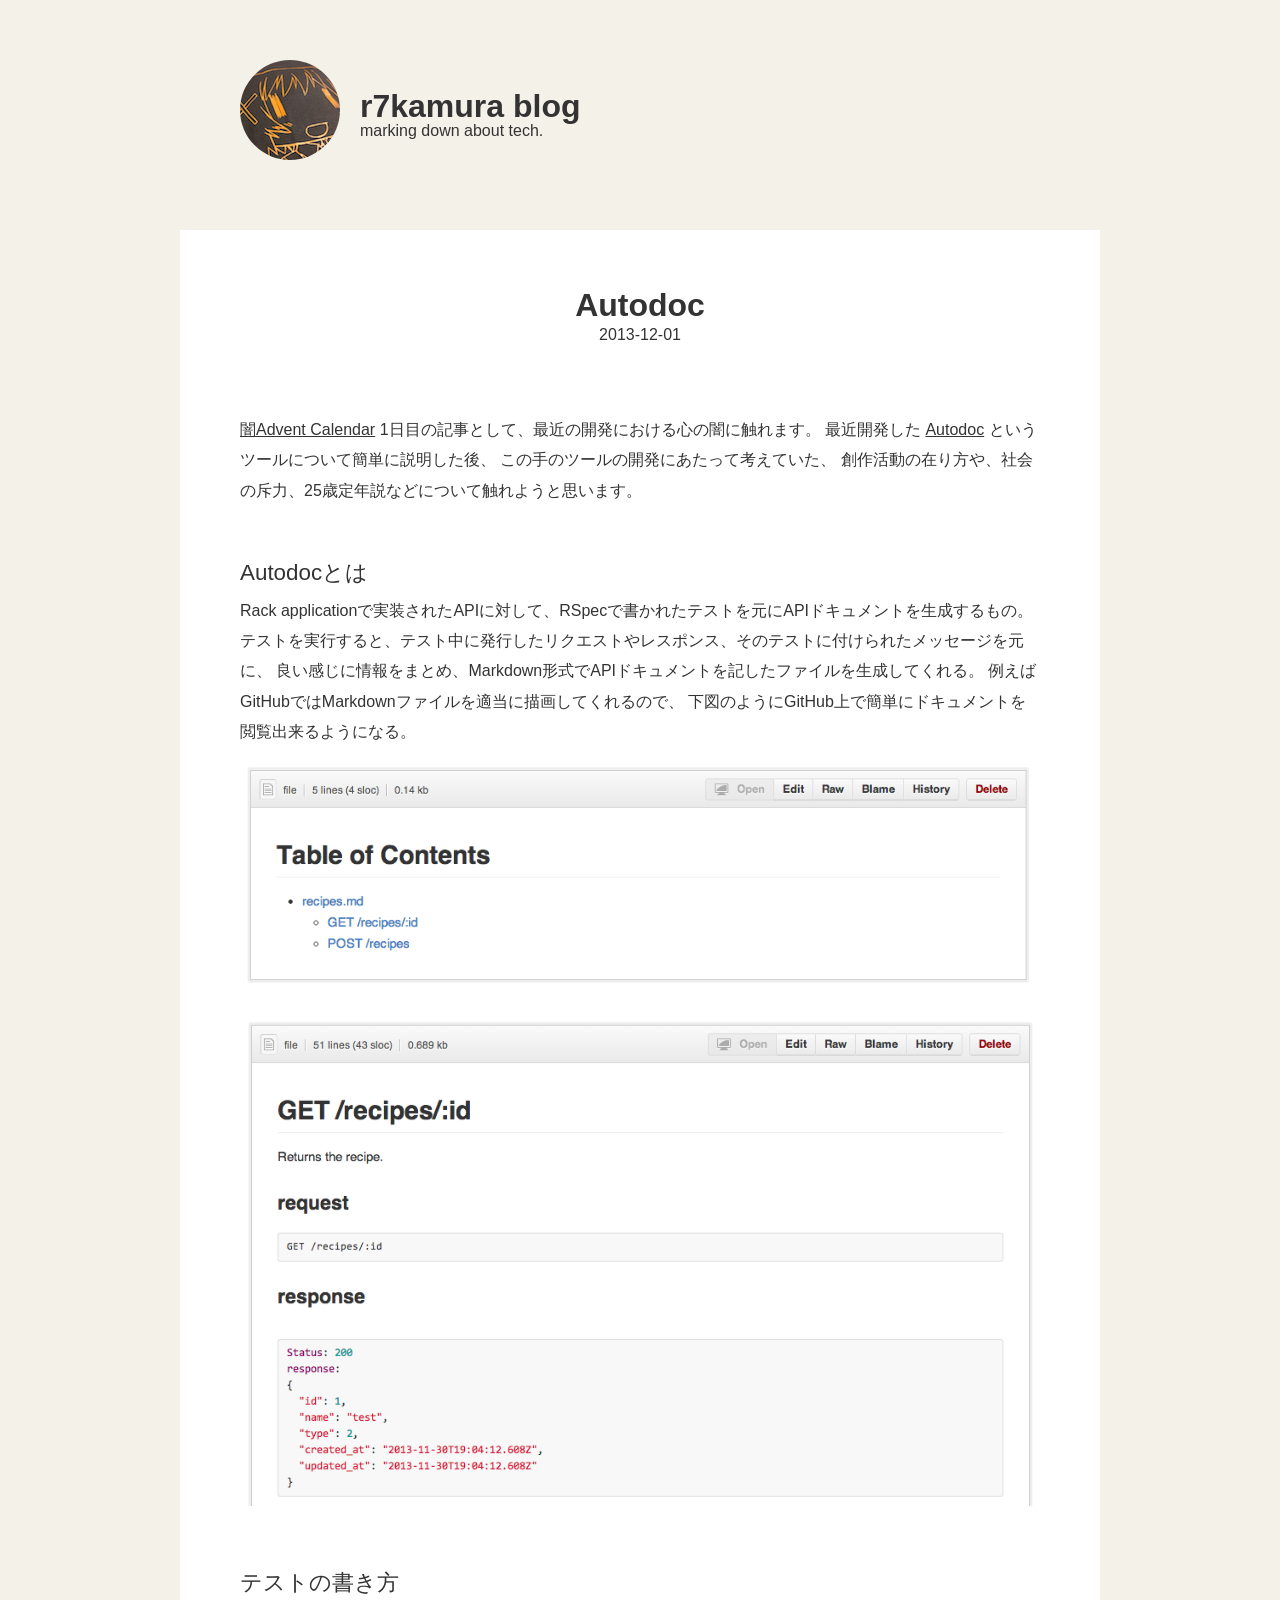
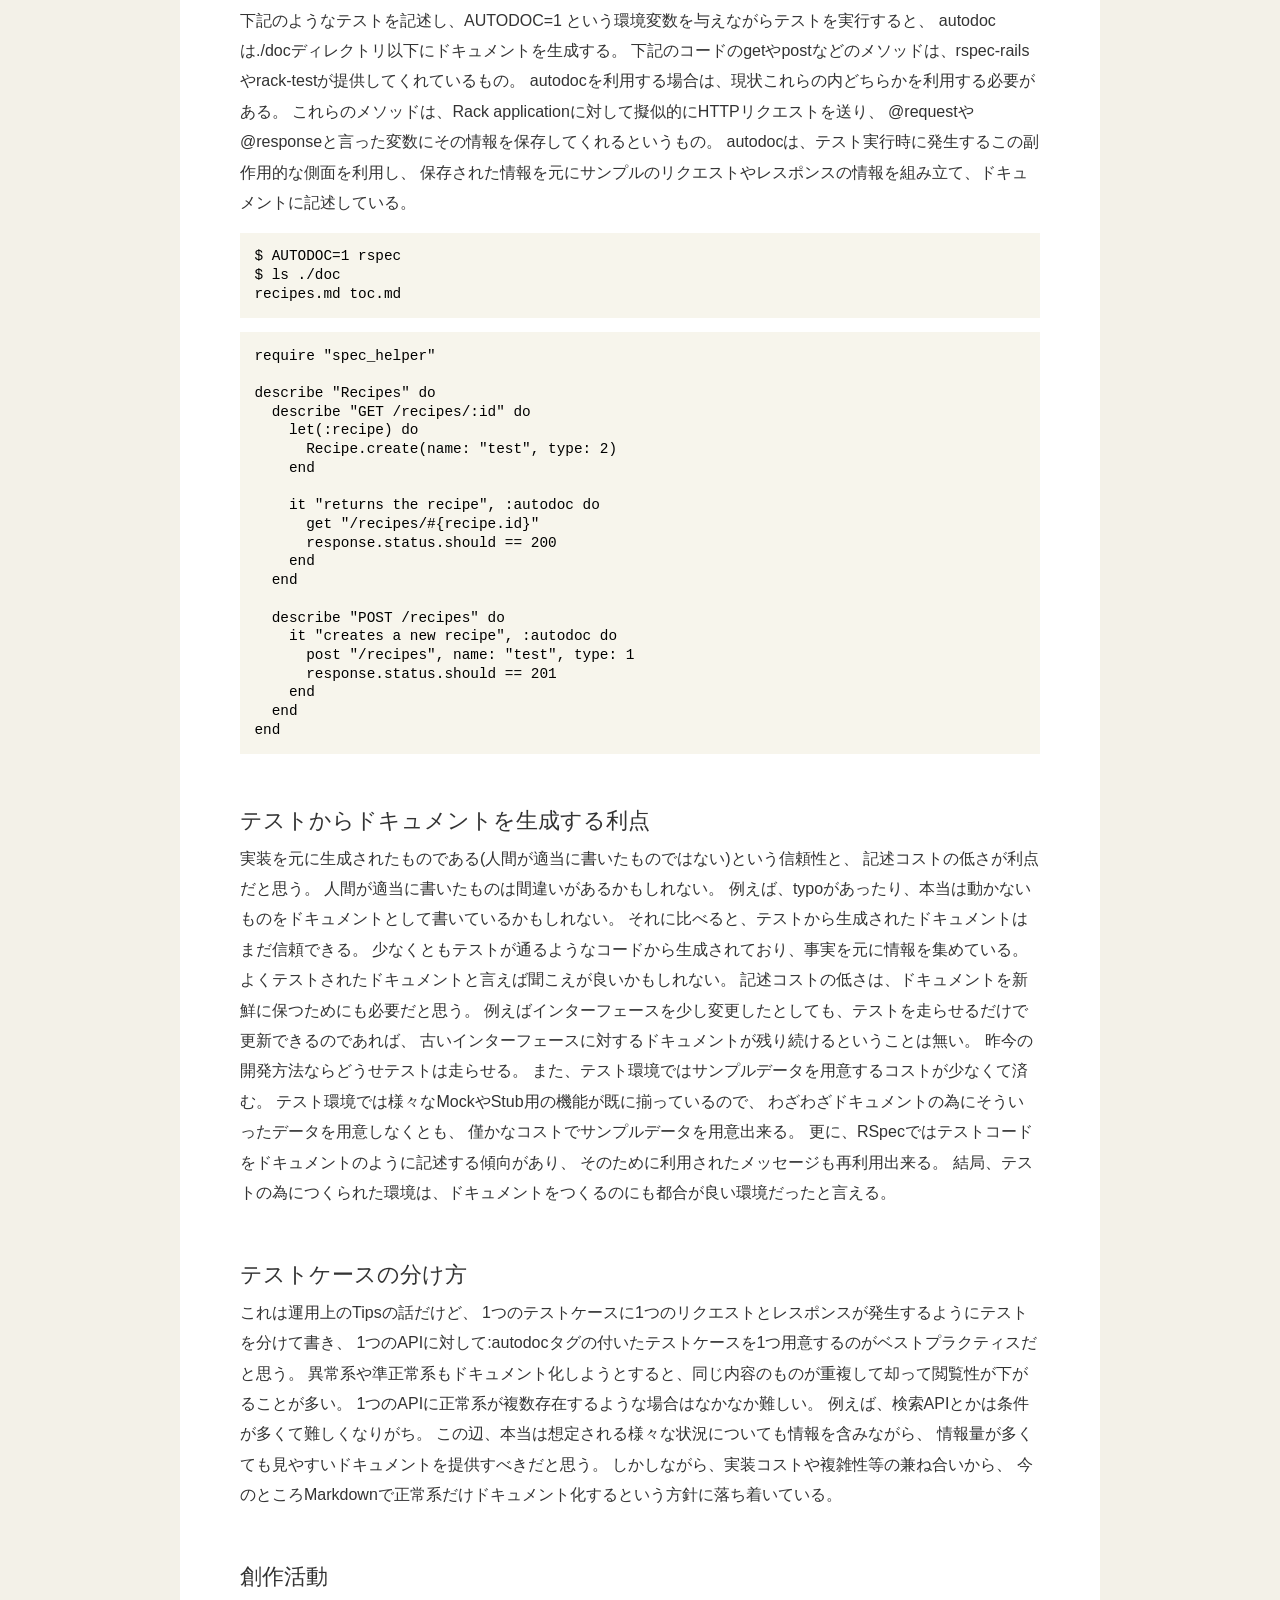
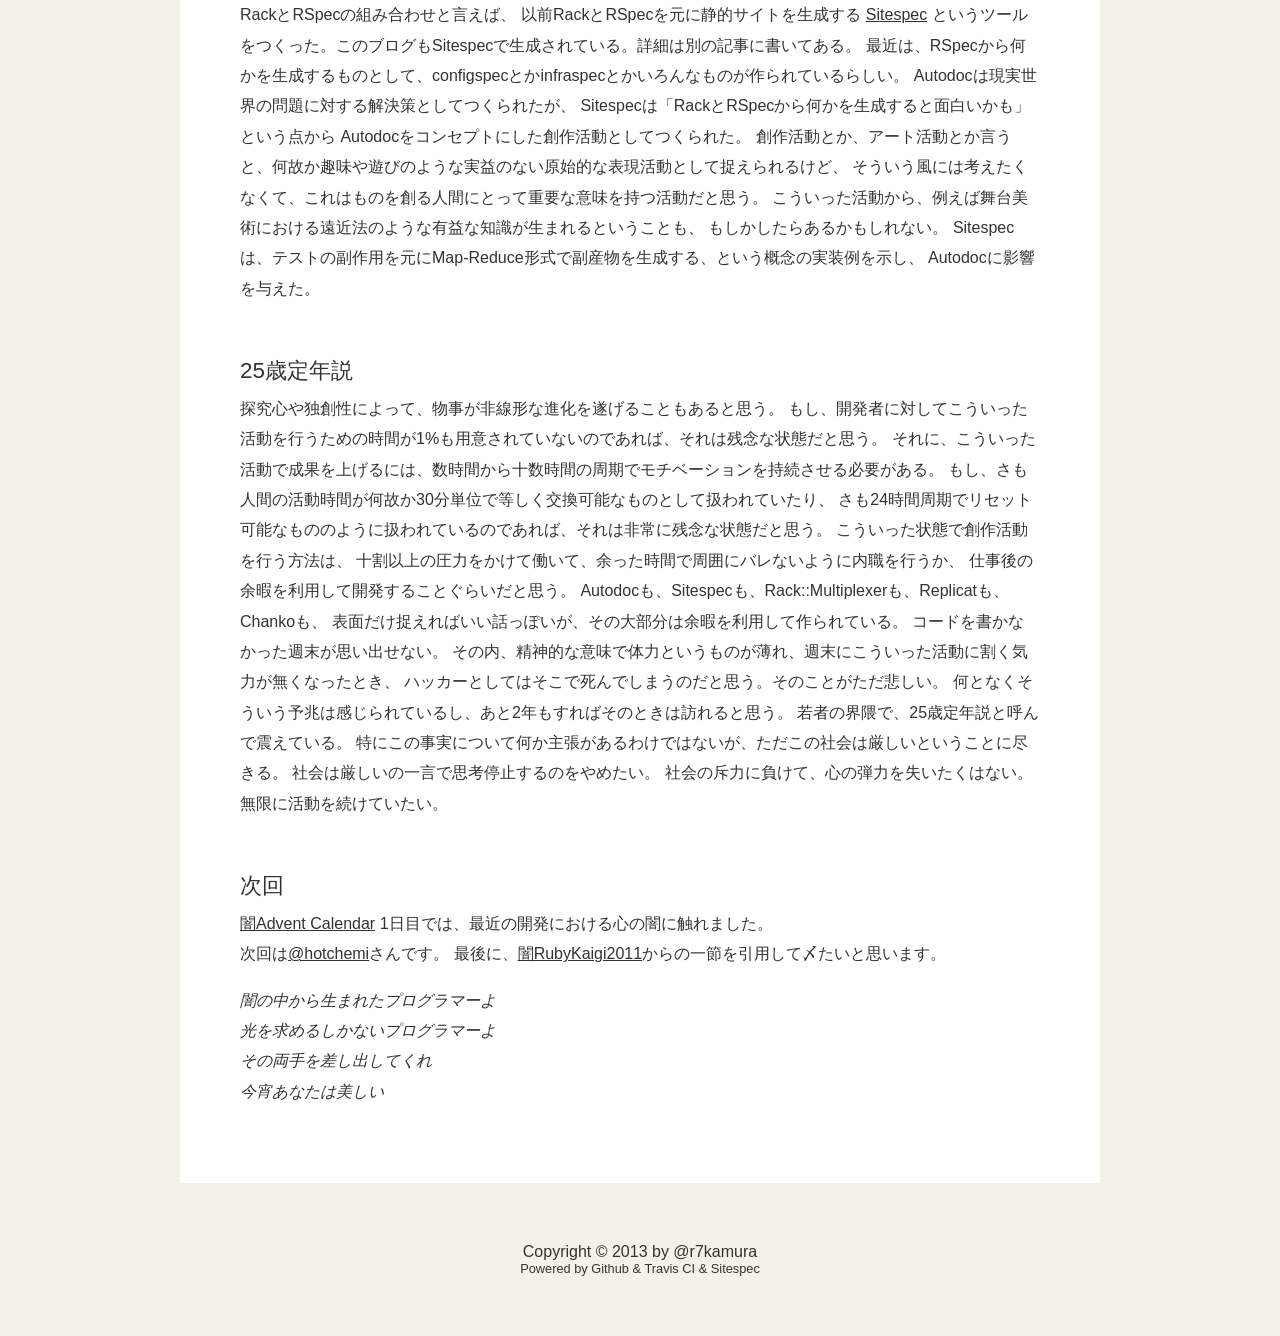
<file: 2013/12/01/autodoc.html>
<!DOCTYPE html>
<html>
  <head>
    <meta charset="utf-8" />
    <meta content="IE=edge;chrome=1" http-equiv="X-UA-Compatible" />
    <title>Autodoc - r7kamura blog</title><link rel="alternate" type="application/atom+xml" title="Atom Feed" href="/feed.xml" /><link href="/stylesheets/all.css?1386493899" media="all" rel="stylesheet" type="text/css" /><link href="/images/favicon.ico" rel="icon" type="image/ico" />
  </head>
  <body>
    <header class="header">
      <div class="header-inner"><a href="/index.html">
        <div class="header-image">
          <img width="100" height="100" class="header-image-element" src="/images/r7kamura.png?1386493899" />
        </div>
        <div class="header-text">
          <h1 class="header-text-title">
            r7kamura blog
          </h1>
          <p class="header-text-description">
            marking down about tech.
          </p>
        </div></a>
        
      </div>
    </header>
    <div class="main">
      <div class="main-inner main-inner-single-article"><article class="main-article">
  <div class="main-article-header">
    <h1 class="main-article-header-title">
      Autodoc
    </h1>
    <div class="main-article-header-date">
      2013-12-01
    </div>
  </div><p><a href="http://www.adventar.org/calendars/252">闇Advent Calendar</a> 1日目の記事として、最近の開発における心の闇に触れます。
最近開発した
<a href="https://github.com/r7kamura/autodoc">Autodoc</a>
というツールについて簡単に説明した後、
この手のツールの開発にあたって考えていた、
創作活動の在り方や、社会の斥力、25歳定年説などについて触れようと思います。</p>

<h2>Autodocとは</h2>

<p>Rack applicationで実装されたAPIに対して、RSpecで書かれたテストを元にAPIドキュメントを生成するもの。
テストを実行すると、テスト中に発行したリクエストやレスポンス、そのテストに付けられたメッセージを元に、
良い感じに情報をまとめ、Markdown形式でAPIドキュメントを記したファイルを生成してくれる。
例えばGitHubではMarkdownファイルを適当に描画してくれるので、
下図のようにGitHub上で簡単にドキュメントを閲覧出来るようになる。</p>

<p><img src="/images/2013-12-01-autodoc/toc.png" alt=""></p>

<p><img src="/images/2013-12-01-autodoc/github.png" alt=""></p>

<h2>テストの書き方</h2>

<p>下記のようなテストを記述し、AUTODOC=1 という環境変数を与えながらテストを実行すると、
autodocは./docディレクトリ以下にドキュメントを生成する。
下記のコードのgetやpostなどのメソッドは、rspec-railsやrack-testが提供してくれているもの。
autodocを利用する場合は、現状これらの内どちらかを利用する必要がある。
これらのメソッドは、Rack applicationに対して擬似的にHTTPリクエストを送り、
@requestや@responseと言った変数にその情報を保存してくれるというもの。
autodocは、テスト実行時に発生するこの副作用的な側面を利用し、
保存された情報を元にサンプルのリクエストやレスポンスの情報を組み立て、ドキュメントに記述している。</p>

<pre><code>$ AUTODOC=1 rspec
$ ls ./doc
recipes.md toc.md
</code></pre>

<pre><code class="ruby">require &quot;spec_helper&quot;

describe &quot;Recipes&quot; do
  describe &quot;GET /recipes/:id&quot; do
    let(:recipe) do
      Recipe.create(name: &quot;test&quot;, type: 2)
    end

    it &quot;returns the recipe&quot;, :autodoc do
      get &quot;/recipes/#{recipe.id}&quot;
      response.status.should == 200
    end
  end

  describe &quot;POST /recipes&quot; do
    it &quot;creates a new recipe&quot;, :autodoc do
      post &quot;/recipes&quot;, name: &quot;test&quot;, type: 1
      response.status.should == 201
    end
  end
end
</code></pre>

<h2>テストからドキュメントを生成する利点</h2>

<p>実装を元に生成されたものである(人間が適当に書いたものではない)という信頼性と、
記述コストの低さが利点だと思う。
人間が適当に書いたものは間違いがあるかもしれない。
例えば、typoがあったり、本当は動かないものをドキュメントとして書いているかもしれない。
それに比べると、テストから生成されたドキュメントはまだ信頼できる。
少なくともテストが通るようなコードから生成されており、事実を元に情報を集めている。
よくテストされたドキュメントと言えば聞こえが良いかもしれない。
記述コストの低さは、ドキュメントを新鮮に保つためにも必要だと思う。
例えばインターフェースを少し変更したとしても、テストを走らせるだけで更新できるのであれば、
古いインターフェースに対するドキュメントが残り続けるということは無い。
昨今の開発方法ならどうせテストは走らせる。
また、テスト環境ではサンプルデータを用意するコストが少なくて済む。
テスト環境では様々なMockやStub用の機能が既に揃っているので、
わざわざドキュメントの為にそういったデータを用意しなくとも、
僅かなコストでサンプルデータを用意出来る。
更に、RSpecではテストコードをドキュメントのように記述する傾向があり、
そのために利用されたメッセージも再利用出来る。
結局、テストの為につくられた環境は、ドキュメントをつくるのにも都合が良い環境だったと言える。</p>

<h2>テストケースの分け方</h2>

<p>これは運用上のTipsの話だけど、
1つのテストケースに1つのリクエストとレスポンスが発生するようにテストを分けて書き、
1つのAPIに対して:autodocタグの付いたテストケースを1つ用意するのがベストプラクティスだと思う。
異常系や準正常系もドキュメント化しようとすると、同じ内容のものが重複して却って閲覧性が下がることが多い。
1つのAPIに正常系が複数存在するような場合はなかなか難しい。
例えば、検索APIとかは条件が多くて難しくなりがち。
この辺、本当は想定される様々な状況についても情報を含みながら、
情報量が多くても見やすいドキュメントを提供すべきだと思う。
しかしながら、実装コストや複雑性等の兼ね合いから、
今のところMarkdownで正常系だけドキュメント化するという方針に落ち着いている。</p>

<h2>創作活動</h2>

<p>RackとRSpecの組み合わせと言えば、
以前RackとRSpecを元に静的サイトを生成する <a href="http://r7kamura.github.io/2013/11/18/sitespec.html">Sitespec</a>
というツールをつくった。このブログもSitespecで生成されている。詳細は別の記事に書いてある。
最近は、RSpecから何かを生成するものとして、configspecとかinfraspecとかいろんなものが作られているらしい。
Autodocは現実世界の問題に対する解決策としてつくられたが、
Sitespecは「RackとRSpecから何かを生成すると面白いかも」という点から
Autodocをコンセプトにした創作活動としてつくられた。
創作活動とか、アート活動とか言うと、何故か趣味や遊びのような実益のない原始的な表現活動として捉えられるけど、
そういう風には考えたくなくて、これはものを創る人間にとって重要な意味を持つ活動だと思う。
こういった活動から、例えば舞台美術における遠近法のような有益な知識が生まれるということも、
もしかしたらあるかもしれない。
Sitespecは、テストの副作用を元にMap-Reduce形式で副産物を生成する、という概念の実装例を示し、
Autodocに影響を与えた。</p>

<h2>25歳定年説</h2>

<p>探究心や独創性によって、物事が非線形な進化を遂げることもあると思う。
もし、開発者に対してこういった活動を行うための時間が1%も用意されていないのであれば、それは残念な状態だと思う。
それに、こういった活動で成果を上げるには、数時間から十数時間の周期でモチベーションを持続させる必要がある。
もし、さも人間の活動時間が何故か30分単位で等しく交換可能なものとして扱われていたり、
さも24時間周期でリセット可能なもののように扱われているのであれば、それは非常に残念な状態だと思う。
こういった状態で創作活動を行う方法は、
十割以上の圧力をかけて働いて、余った時間で周囲にバレないように内職を行うか、
仕事後の余暇を利用して開発することぐらいだと思う。
Autodocも、Sitespecも、Rack::Multiplexerも、Replicatも、Chankoも、
表面だけ捉えればいい話っぽいが、その大部分は余暇を利用して作られている。
コードを書かなかった週末が思い出せない。
その内、精神的な意味で体力というものが薄れ、週末にこういった活動に割く気力が無くなったとき、
ハッカーとしてはそこで死んでしまうのだと思う。そのことがただ悲しい。
何となくそういう予兆は感じられているし、あと2年もすればそのときは訪れると思う。
若者の界隈で、25歳定年説と呼んで震えている。
特にこの事実について何か主張があるわけではないが、ただこの社会は厳しいということに尽きる。
社会は厳しいの一言で思考停止するのをやめたい。
社会の斥力に負けて、心の弾力を失いたくはない。
無限に活動を続けていたい。</p>

<h2>次回</h2>

<p><a href="http://www.adventar.org/calendars/252">闇Advent Calendar</a> 1日目では、最近の開発における心の闇に触れました。<br>
次回は<a href="https://twitter.com/hotchemi">@hotchemi</a>さんです。
最後に、<a href="http://yamirubykaigi.wordpress.com/2011/07/15/keynote/">闇RubyKaigi2011</a>からの一節を引用して〆たいと思います。</p>

<blockquote>
<p>闇の中から生まれたプログラマーよ<br>
光を求めるしかないプログラマーよ<br>
その両手を差し出してくれ<br>
今宵あなたは美しい</p>
</blockquote>

</article>
      </div>
    </div>
    <footer class="footer">
      <div class="footer-inner">
        <p class="footer-copyright">
          Copyright &copy; 2013 by <a target="_blank" href="http://twitter.com/r7kamura">@r7kamura</a>
        </p>
        <p class="footer-powers">
          Powered by <a href="https://github.com/r7kamura/r7kamura.github.io">Github</a> & <a href="https://travis-ci.org/r7kamura/r7kamura.github.io">Travis CI</a> & <a href="https://github.com/r7kamura/sitespec">Sitespec</a>
        </p>
      </div>
    </footer>
  </body>
</html>
</file>
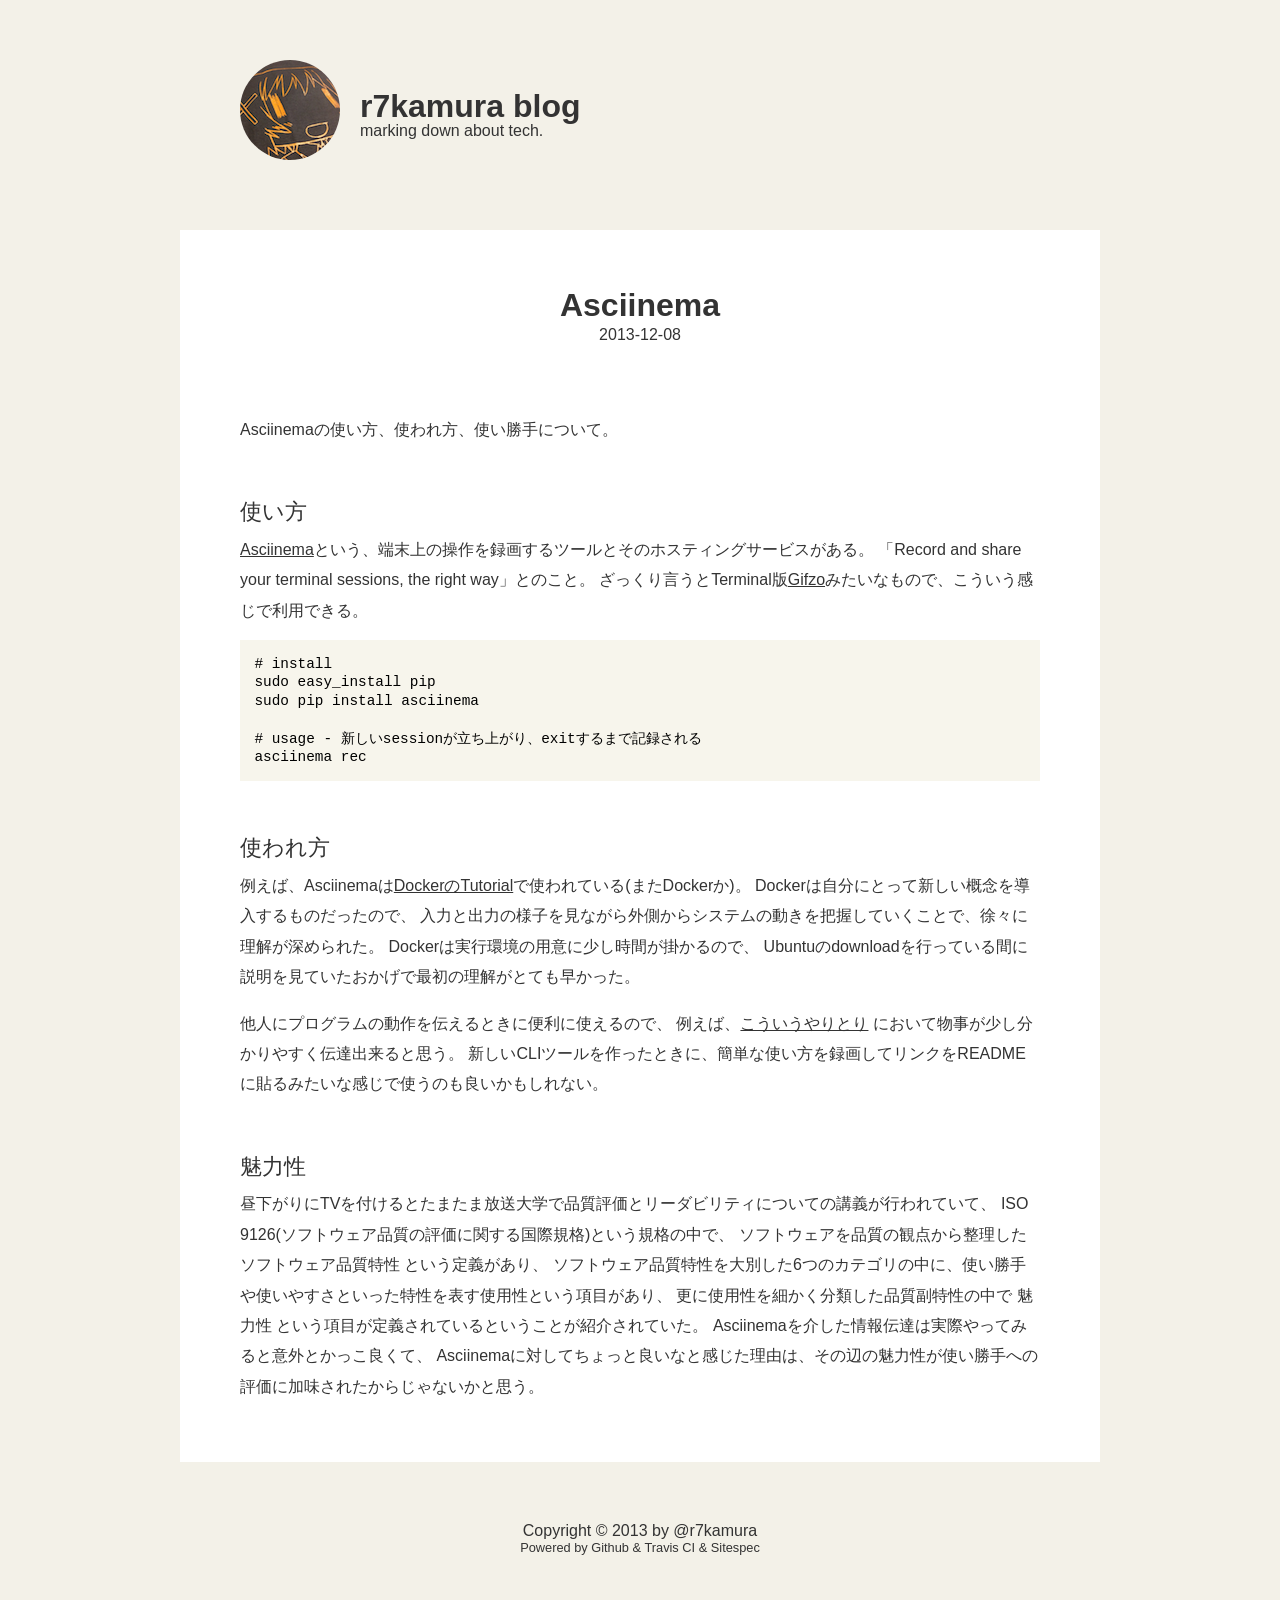
<file: 2013/12/08/asciinema.html>
<!DOCTYPE html>
<html>
  <head>
    <meta charset="utf-8" />
    <meta content="IE=edge;chrome=1" http-equiv="X-UA-Compatible" />
    <title>Asciinema - r7kamura blog</title><link rel="alternate" type="application/atom+xml" title="Atom Feed" href="/feed.xml" /><link href="/stylesheets/all.css?1386493899" media="all" rel="stylesheet" type="text/css" /><link href="/images/favicon.ico" rel="icon" type="image/ico" />
  </head>
  <body>
    <header class="header">
      <div class="header-inner"><a href="/index.html">
        <div class="header-image">
          <img width="100" height="100" class="header-image-element" src="/images/r7kamura.png?1386493899" />
        </div>
        <div class="header-text">
          <h1 class="header-text-title">
            r7kamura blog
          </h1>
          <p class="header-text-description">
            marking down about tech.
          </p>
        </div></a>
        
      </div>
    </header>
    <div class="main">
      <div class="main-inner main-inner-single-article"><article class="main-article">
  <div class="main-article-header">
    <h1 class="main-article-header-title">
      Asciinema
    </h1>
    <div class="main-article-header-date">
      2013-12-08
    </div>
  </div><p>Asciinemaの使い方、使われ方、使い勝手について。</p>

<h2>使い方</h2>

<p><a href="http://asciinema.org/">Asciinema</a>という、端末上の操作を録画するツールとそのホスティングサービスがある。
「Record and share your terminal sessions, the right way」とのこと。
ざっくり言うとTerminal版<a href="http://gifzo.net/">Gifzo</a>みたいなもので、こういう感じで利用できる。</p>

<pre><code># install
sudo easy_install pip
sudo pip install asciinema

# usage - 新しいsessionが立ち上がり、exitするまで記録される
asciinema rec
</code></pre>

<script type="text/javascript" src="http://asciinema.org/a/6669.js" id="asciicast-6669" data-size="small" async></script>

<h2>使われ方</h2>

<p>例えば、Asciinemaは<a href="http://docs.docker.io/en/latest/examples/hello_world/">DockerのTutorial</a>で使われている(またDockerか)。
Dockerは自分にとって新しい概念を導入するものだったので、
入力と出力の様子を見ながら外側からシステムの動きを把握していくことで、徐々に理解が深められた。
Dockerは実行環境の用意に少し時間が掛かるので、
Ubuntuのdownloadを行っている間に説明を見ていたおかげで最初の理解がとても早かった。</p>

<p>他人にプログラムの動作を伝えるときに便利に使えるので、
例えば、<a href="https://twitter.com/r7kamura/status/409584072998932480">こういうやりとり</a>
において物事が少し分かりやすく伝達出来ると思う。
新しいCLIツールを作ったときに、簡単な使い方を録画してリンクをREADMEに貼るみたいな感じで使うのも良いかもしれない。</p>

<h2>魅力性</h2>

<p>昼下がりにTVを付けるとたまたま放送大学で品質評価とリーダビリティについての講義が行われていて、
ISO 9126(ソフトウェア品質の評価に関する国際規格)という規格の中で、
ソフトウェアを品質の観点から整理した ソフトウェア品質特性 という定義があり、
ソフトウェア品質特性を大別した6つのカテゴリの中に、使い勝手や使いやすさといった特性を表す使用性という項目があり、
更に使用性を細かく分類した品質副特性の中で 魅力性 という項目が定義されているということが紹介されていた。
Asciinemaを介した情報伝達は実際やってみると意外とかっこ良くて、
Asciinemaに対してちょっと良いなと感じた理由は、その辺の魅力性が使い勝手への評価に加味されたからじゃないかと思う。</p>

</article>
      </div>
    </div>
    <footer class="footer">
      <div class="footer-inner">
        <p class="footer-copyright">
          Copyright &copy; 2013 by <a target="_blank" href="http://twitter.com/r7kamura">@r7kamura</a>
        </p>
        <p class="footer-powers">
          Powered by <a href="https://github.com/r7kamura/r7kamura.github.io">Github</a> & <a href="https://travis-ci.org/r7kamura/r7kamura.github.io">Travis CI</a> & <a href="https://github.com/r7kamura/sitespec">Sitespec</a>
        </p>
      </div>
    </footer>
  </body>
</html>
</file>
<file: stylesheets/all.css>
/*! normalize.css v2.0.1 | MIT License | git.io/normalize */
/* ==========================================================================
   HTML5 display definitions
   ========================================================================== */
/*
 * Corrects `block` display not defined in IE 8/9.
 */
article,
aside,
details,
figcaption,
figure,
footer,
header,
hgroup,
nav,
section,
summary {
  display: block; }

/*
 * Corrects `inline-block` display not defined in IE 8/9.
 */
audio,
canvas,
video {
  display: inline-block; }

/*
 * Prevents modern browsers from displaying `audio` without controls.
 * Remove excess height in iOS 5 devices.
 */
audio:not([controls]) {
  display: none;
  height: 0; }

/*
 * Addresses styling for `hidden` attribute not present in IE 8/9.
 */
[hidden] {
  display: none; }

/* ==========================================================================
   Base
   ========================================================================== */
/*
 * 1. Sets default font family to sans-serif.
 * 2. Prevents iOS text size adjust after orientation change, without disabling
 *    user zoom.
 */
html {
  font-family: sans-serif;
  /* 1 */
  -webkit-text-size-adjust: 100%;
  /* 2 */
  -ms-text-size-adjust: 100%;
  /* 2 */ }

/*
 * Removes default margin.
 */
body {
  margin: 0; }

/* ==========================================================================
   Links
   ========================================================================== */
/*
 * Addresses `outline` inconsistency between Chrome and other browsers.
 */
a:focus {
  outline: thin dotted; }

/*
 * Improves readability when focused and also mouse hovered in all browsers.
 */
a:active,
a:hover {
  outline: 0; }

/* ==========================================================================
   Typography
   ========================================================================== */
/*
 * Addresses `h1` font sizes within `section` and `article` in Firefox 4+,
 * Safari 5, and Chrome.
 */
h1 {
  font-size: 2em; }

/*
 * Addresses styling not present in IE 8/9, Safari 5, and Chrome.
 */
abbr[title] {
  border-bottom: 1px dotted; }

/*
 * Addresses style set to `bolder` in Firefox 4+, Safari 5, and Chrome.
 */
b,
strong {
  font-weight: bold; }

/*
 * Addresses styling not present in Safari 5 and Chrome.
 */
dfn {
  font-style: italic; }

/*
 * Addresses styling not present in IE 8/9.
 */
mark {
  background: #ff0;
  color: #000; }

/*
 * Corrects font family set oddly in Safari 5 and Chrome.
 */
code,
kbd,
pre,
samp {
  font-family: monospace, serif;
  font-size: 1em; }

/*
 * Improves readability of pre-formatted text in all browsers.
 */
pre {
  white-space: pre;
  white-space: pre-wrap;
  word-wrap: break-word; }

/*
 * Sets consistent quote types.
 */
q {
  quotes: "\201C" "\201D" "\2018" "\2019"; }

/*
 * Addresses inconsistent and variable font size in all browsers.
 */
small {
  font-size: 80%; }

/*
 * Prevents `sub` and `sup` affecting `line-height` in all browsers.
 */
sub,
sup {
  font-size: 75%;
  line-height: 0;
  position: relative;
  vertical-align: baseline; }

sup {
  top: -0.5em; }

sub {
  bottom: -0.25em; }

/* ==========================================================================
   Embedded content
   ========================================================================== */
/*
 * Removes border when inside `a` element in IE 8/9.
 */
img {
  border: 0; }

/*
 * Corrects overflow displayed oddly in IE 9.
 */
svg:not(:root) {
  overflow: hidden; }

/* ==========================================================================
   Figures
   ========================================================================== */
/*
 * Addresses margin not present in IE 8/9 and Safari 5.
 */
figure {
  margin: 0; }

/* ==========================================================================
   Forms
   ========================================================================== */
/*
 * Define consistent border, margin, and padding.
 */
fieldset {
  border: 1px solid #c0c0c0;
  margin: 0 2px;
  padding: 0.35em 0.625em 0.75em; }

/*
 * 1. Corrects color not being inherited in IE 8/9.
 * 2. Remove padding so people aren't caught out if they zero out fieldsets.
 */
legend {
  border: 0;
  /* 1 */
  padding: 0;
  /* 2 */ }

/*
 * 1. Corrects font family not being inherited in all browsers.
 * 2. Corrects font size not being inherited in all browsers.
 * 3. Addresses margins set differently in Firefox 4+, Safari 5, and Chrome
 */
button,
input,
select,
textarea {
  font-family: inherit;
  /* 1 */
  font-size: 100%;
  /* 2 */
  margin: 0;
  /* 3 */ }

/*
 * Addresses Firefox 4+ setting `line-height` on `input` using `!important` in
 * the UA stylesheet.
 */
button,
input {
  line-height: normal; }

/*
 * 1. Avoid the WebKit bug in Android 4.0.* where (2) destroys native `audio`
 *    and `video` controls.
 * 2. Corrects inability to style clickable `input` types in iOS.
 * 3. Improves usability and consistency of cursor style between image-type
 *    `input` and others.
 */
button,
html input[type="button"],
input[type="reset"],
input[type="submit"] {
  -webkit-appearance: button;
  /* 2 */
  cursor: pointer;
  /* 3 */ }

/*
 * Re-set default cursor for disabled elements.
 */
button[disabled],
input[disabled] {
  cursor: default; }

/*
 * 1. Addresses box sizing set to `content-box` in IE 8/9.
 * 2. Removes excess padding in IE 8/9.
 */
input[type="checkbox"],
input[type="radio"] {
  box-sizing: border-box;
  /* 1 */
  padding: 0;
  /* 2 */ }

/*
 * 1. Addresses `appearance` set to `searchfield` in Safari 5 and Chrome.
 * 2. Addresses `box-sizing` set to `border-box` in Safari 5 and Chrome
 *    (include `-moz` to future-proof).
 */
input[type="search"] {
  -webkit-appearance: textfield;
  /* 1 */
  -moz-box-sizing: content-box;
  -webkit-box-sizing: content-box;
  /* 2 */
  box-sizing: content-box; }

/*
 * Removes inner padding and search cancel button in Safari 5 and Chrome
 * on OS X.
 */
input[type="search"]::-webkit-search-cancel-button,
input[type="search"]::-webkit-search-decoration {
  -webkit-appearance: none; }

/*
 * Removes inner padding and border in Firefox 4+.
 */
button::-moz-focus-inner,
input::-moz-focus-inner {
  border: 0;
  padding: 0; }

/*
 * 1. Removes default vertical scrollbar in IE 8/9.
 * 2. Improves readability and alignment in all browsers.
 */
textarea {
  overflow: auto;
  /* 1 */
  vertical-align: top;
  /* 2 */ }

/* ==========================================================================
   Tables
   ========================================================================== */
/*
 * Remove most spacing between table cells.
 */
table {
  border-collapse: collapse;
  border-spacing: 0; }

body {
  font-family: 'Lucida Sans Unicode', 'Lucida Grande', 'Avenir Next', 'Hiragino Kaku Gothic ProN', Meiryo, 'Helvetica Neue', Helvetica, Arial, sans-serif;
  background-color: #F3F1E8;
  color: #333; }

a {
  color: inherit; }

table {
  width: 100%; }

h1,
h2 {
  margin: 0; }

pre {
  padding: 1em;
  font-size: 90%;
  line-height: 1.3;
  color: black;
  background: #f7f5ec; }

ul {
  padding-left: 1.4em; }

blockquote {
  margin: 1em 0;
  font-style: italic; }

.header-image {
  float: left; }

.header-image-element {
  border-radius: 50px; }

.header-inner {
  padding: 60px;
  max-width: 800px;
  margin: 0 auto;
  overflow: hidden; }

.header-text {
  float: left;
  padding: 30px 20px; }

.header-text-title {
  line-height: 1;
  margin: 0; }

.header-text-description {
  margin: 0; }

.main-inner {
  padding: 60px;
  max-width: 800px;
  margin: 0 auto; }

.main-inner-single-article {
  background: white; }

.main-articles-element-0 {
  background: #f7baba;
  color: #c20a0a; }
  .main-articles-element-0:hover {
    color: #f76e6e; }

.main-articles-element-1 {
  background: #f7cdba;
  color: #c2410a; }
  .main-articles-element-1:hover {
    color: #f7976e; }

.main-articles-element-2 {
  background: #f7dfba;
  color: #c2780a; }
  .main-articles-element-2:hover {
    color: #f7c06e; }

.main-articles-element-3 {
  background: #f7f1ba;
  color: #c2af0a; }
  .main-articles-element-3:hover {
    color: #f7ea6e; }

.main-articles-element-4 {
  background: #ebf7ba;
  color: #9dc20a; }
  .main-articles-element-4:hover {
    color: #dcf76e; }

.main-articles-element-5 {
  background: #d9f7ba;
  color: #66c20a; }
  .main-articles-element-5:hover {
    color: #b3f76e; }

.main-articles-element-6 {
  background: #c6f7ba;
  color: #2fc20a; }
  .main-articles-element-6:hover {
    color: #89f76e; }

.main-articles-element-7 {
  background: #baf7c0;
  color: #0ac21d; }
  .main-articles-element-7:hover {
    color: #6ef77b; }

.main-articles-element-8 {
  background: #baf7d3;
  color: #0ac254; }
  .main-articles-element-8:hover {
    color: #6ef7a5; }

.main-articles-element-9 {
  background: #baf7e5;
  color: #0ac28b; }
  .main-articles-element-9:hover {
    color: #6ef7ce; }

.main-articles-element-10 {
  background: #baf7f7;
  color: #0ac2c2; }
  .main-articles-element-10:hover {
    color: #6ef7f7; }

.main-articles-element-11 {
  background: #bae5f7;
  color: #0a8bc2; }
  .main-articles-element-11:hover {
    color: #6ecef7; }

.main-articles-element-12 {
  background: #bad3f7;
  color: #0a54c2; }
  .main-articles-element-12:hover {
    color: #6ea5f7; }

.main-articles-element-13 {
  background: #bac0f7;
  color: #0a1dc2; }
  .main-articles-element-13:hover {
    color: #6e7bf7; }

.main-articles-element-14 {
  background: #c6baf7;
  color: #2f0ac2; }
  .main-articles-element-14:hover {
    color: #896ef7; }

.main-articles-element-15 {
  background: #d9baf7;
  color: #660ac2; }
  .main-articles-element-15:hover {
    color: #b26ef7; }

.main-articles-element-16 {
  background: #ebbaf7;
  color: #9d0ac2; }
  .main-articles-element-16:hover {
    color: #dc6ef7; }

.main-articles-element-17 {
  background: #f7baf1;
  color: #c20aaf; }
  .main-articles-element-17:hover {
    color: #f76eea; }

.main-articles-element-18 {
  background: #f7badf;
  color: #c20a78; }
  .main-articles-element-18:hover {
    color: #f76ec0; }

.main-articles-element-19 {
  background: #f7bacd;
  color: #c20a41; }
  .main-articles-element-19:hover {
    color: #f76e97; }

.main-articles-element-20 {
  background: #f7baba;
  color: #c20a0a; }
  .main-articles-element-20:hover {
    color: #f76e6e; }

.main-articles-element-date,
.main-articles-element-title {
  padding: 20px 10px; }

.main-articles-element-date {
  background: rgba(255, 255, 255, 0.2); }

.main-articles-element-title {
  padding-left: 20px; }

.main-articles-element-date {
  width: 120px;
  text-align: center; }

.main-article-header {
  margin-bottom: 4em; }

.main-article-header-title {
  text-align: center; }

.main-article-header-date {
  text-align: center; }

.main-article {
  line-height: 1.9em; }

.main-article h2 {
  margin: 2em 0 0;
  font-size: 1.4em;
  line-height: 2;
  font-weight: normal; }

.main-article p {
  margin: 0; }

.main-article p + p {
  margin: 1em 0 0; }

.main-article img {
  max-width: 100%; }

.footer-inner {
  padding: 60px;
  max-width: 800px;
  margin: 0 auto;
  text-align: center; }

.footer a {
  text-decoration: none; }

.footer-powers,
.footer-copyright {
  margin: 0; }

.footer-powers {
  font-size: 80%; }
</file>
